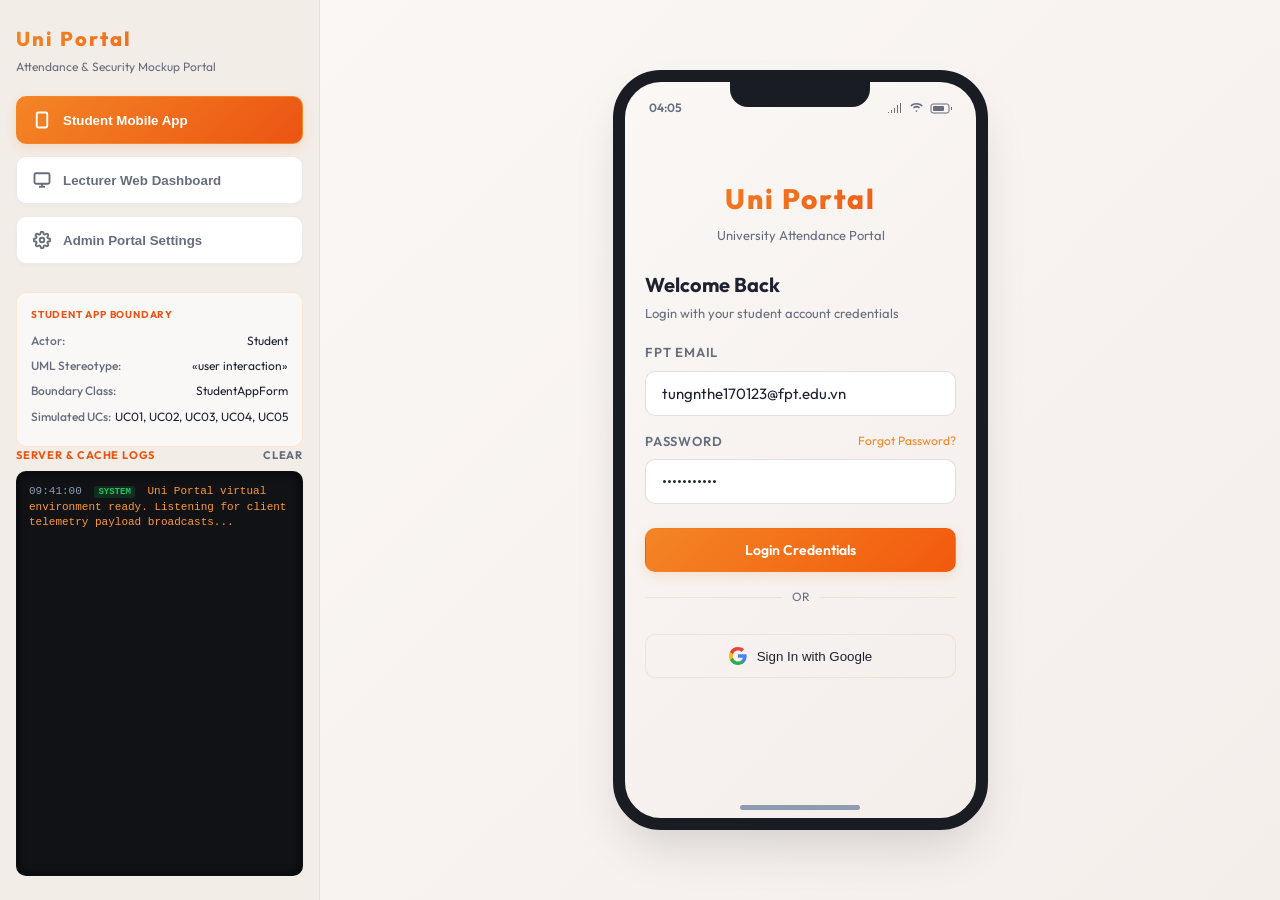
<file: Mockup/index.html>
<!DOCTYPE html>
<html lang="en">
<head>
  <meta charset="UTF-8">
  <meta name="viewport" content="width=device-width, initial-scale=1.0">
  <title>Uni Portal Mockup Console</title>
  <link rel="stylesheet" href="shared.css">
  <style>
    body {
      background-color: var(--bg-dark);
      padding: 0;
      margin: 0;
      height: 100vh;
      display: flex;
      overflow: hidden;
    }

    /* Console Grid Shell */
    .console-shell {
      display: grid;
      grid-template-columns: 320px 1fr;
      width: 100vw;
      height: 100vh;
    }

    /* Control Panel Sidebar - Styled for Soft Orange Light Theme */
    .control-sidebar {
      background: hsl(28, 30%, 93%);
      border-right: 1px solid var(--border-glass);
      padding: 24px 16px;
      display: flex;
      flex-direction: column;
      height: 100%;
      overflow-y: auto;
    }

    .brand-title {
      font-size: 20px;
      font-weight: 800;
      background: linear-gradient(135deg, var(--primary), var(--secondary));
      -webkit-background-clip: text;
      -webkit-text-fill-color: transparent;
      letter-spacing: 2px;
      margin-bottom: 4px;
    }

    .role-btn {
      width: 100%;
      padding: 14px 16px;
      background: #ffffff;
      border: 1px solid rgba(0, 0, 0, 0.08);
      border-radius: var(--radius-md);
      color: var(--text-muted);
      text-align: left;
      font-weight: 600;
      cursor: pointer;
      transition: var(--transition);
      margin-bottom: 12px;
      display: flex;
      align-items: center;
      gap: 12px;
      box-shadow: 0 2px 4px rgba(0, 0, 0, 0.02);
    }
    .role-btn:hover {
      border-color: var(--primary);
      color: var(--text-main);
      background: hsla(28, 90%, 55%, 0.05);
    }
    .role-btn.active {
      color: #ffffff;
      background: linear-gradient(135deg, var(--primary), var(--secondary));
      border-color: var(--primary);
      box-shadow: 0 4px 12px var(--primary-glow);
    }

    /* Meta Info display */
    .meta-box {
      margin-top: 16px;
      padding: 14px;
      background: rgba(255, 255, 255, 0.6);
      border: 1px solid var(--border-glass);
      border-radius: var(--radius-md);
      font-size: 12px;
      line-height: 1.6;
    }

    .meta-title {
      font-size: 10px;
      text-transform: uppercase;
      font-weight: 700;
      letter-spacing: 0.8px;
      color: var(--secondary);
      margin-bottom: 8px;
    }

    .meta-list {
      list-style-type: none;
      padding: 0;
      margin: 0;
    }
    
    .meta-list li {
      margin-bottom: 6px;
      display: flex;
      justify-content: space-between;
    }
    
    .meta-list li span {
      color: var(--text-muted);
      font-weight: 500;
    }

    /* Under-the-hood System Logs Logger */
    .logs-panel {
      margin-top: auto;
      flex: 1;
      display: flex;
      flex-direction: column;
      min-height: 220px;
    }

    .logs-header {
      font-size: 11px;
      font-weight: 700;
      text-transform: uppercase;
      letter-spacing: 0.8px;
      color: var(--secondary);
      margin-bottom: 8px;
      display: flex;
      justify-content: space-between;
      align-items: center;
    }

    .logs-container {
      flex: 1;
      background: #111216;
      border: 1px solid rgba(0, 0, 0, 0.15);
      border-radius: var(--radius-md);
      padding: 12px;
      font-family: 'Courier New', Courier, monospace;
      font-size: 11px;
      color: #ff9933;
      overflow-y: auto;
      height: 180px;
      box-shadow: inset 0 0 10px rgba(0,0,0,0.8);
    }

    .log-line {
      margin-bottom: 6px;
      line-height: 1.4;
      animation: logFade 0.2s ease-out forwards;
    }

    .log-line span.time {
      color: #8f9bb3;
      margin-right: 6px;
    }

    .log-line span.tag {
      padding: 1px 4px;
      border-radius: 3px;
      font-size: 9px;
      font-weight: bold;
      margin-right: 6px;
      text-transform: uppercase;
    }

    .log-line span.tag.student { background: hsla(28, 90%, 55%, 0.2); color: hsl(28, 90%, 75%); }
    .log-line span.tag.lecturer { background: hsla(18, 85%, 50%, 0.2); color: hsl(18, 85%, 75%); }
    .log-line span.tag.admin { background: hsla(200, 80%, 45%, 0.2); color: hsl(200, 80%, 75%); }
    .log-line span.tag.system { background: hsla(145, 80%, 35%, 0.2); color: #22c55e; }

    @keyframes logFade {
      from { opacity: 0; transform: translateX(-5px); }
      to { opacity: 1; transform: translateX(0); }
    }

    /* Right Viewport */
    .iframe-viewport {
      width: 100%;
      height: 100%;
      border: none;
      background: var(--bg-dark);
    }
  </style>
</head>
<body>

  <div class="console-shell">
    
    <!-- LEFT SIDEBAR -->
    <div class="control-sidebar">
      <div style="margin-bottom: 20px;">
        <h1 class="brand-title">Uni Portal</h1>
        <p style="color: var(--text-muted); font-size: 12px;">Attendance & Security Mockup Portal</p>
      </div>

      <!-- Switch buttons -->
      <button class="role-btn active" onclick="loadMockup('student.html', this, 'student')">
        <!-- Phone icon SVG -->
        <svg width="18" height="18" fill="none" stroke="currentColor" stroke-width="2.5" viewBox="0 0 24 24"><rect x="5" y="2" width="14" height="20" rx="2"/><line x1="12" y1="18" x2="12.01" y2="18"/></svg>
        Student Mobile App
      </button>
      
      <button class="role-btn" onclick="loadMockup('lecturer.html', this, 'lecturer')">
        <!-- Desk icon SVG -->
        <svg width="18" height="18" fill="none" stroke="currentColor" stroke-width="2.5" viewBox="0 0 24 24"><rect x="2" y="3" width="20" height="14" rx="2" ry="2"/><line x1="8" y1="21" x2="16" y2="21"/><line x1="12" y1="17" x2="12" y2="21"/></svg>
        Lecturer Web Dashboard
      </button>
      
      <button class="role-btn" onclick="loadMockup('admin.html', this, 'admin')">
        <!-- Admin Settings SVG -->
        <svg width="18" height="18" fill="none" stroke="currentColor" stroke-width="2.5" viewBox="0 0 24 24"><circle cx="12" cy="12" r="3"/><path d="M19.4 15a1.65 1.65 0 0 0 .33 1.82l.06.06a2 2 0 1 1-2.83 2.83l-.06-.06a1.65 1.65 0 0 0-1.82-.33 1.65 1.65 0 0 0-1 1.51V21a2 2 0 0 1-4 0v-.09A1.65 1.65 0 0 0 9 19.4a1.65 1.65 0 0 0-1.82.33l-.06.06a2 2 0 1 1-2.83-2.83l.06-.06a1.65 1.65 0 0 0 .33-1.82 1.65 1.65 0 0 0-1.51-1H3a2 2 0 0 1 0-4h.09A1.65 1.65 0 0 0 4.6 9a1.65 1.65 0 0 0-.33-1.82l-.06-.06a2 2 0 1 1 2.83-2.83l.06.06a1.65 1.65 0 0 0 1.82.33H9a1.65 1.65 0 0 0 1-1.51V3a2 2 0 0 1 4 0v.09a1.65 1.65 0 0 0 1 1.51 1.65 1.65 0 0 0 1.82-.33l.06-.06a2 2 0 1 1 2.83 2.83l-.06.06a1.65 1.65 0 0 0-.33 1.82V9a1.65 1.65 0 0 0 1.51 1H21a2 2 0 0 1 0 4h-.09a1.65 1.65 0 0 0-1.51 1z"/></svg>
        Admin Portal Settings
      </button>

      <!-- METADATA PANEL -->
      <div class="meta-box" id="metadata-box">
        <div class="meta-title" id="meta-view-title">Student App Boundary</div>
        <ul class="meta-list" id="meta-view-details">
          <li><span>Actor:</span> Student</li>
          <li><span>UML Stereotype:</span> «user interaction»</li>
          <li><span>Boundary Class:</span> StudentAppForm</li>
          <li><span>Simulated UCs:</span> UC01, UC02, UC03, UC04, UC05</li>
        </ul>
      </div>

      <!-- SYSTEM LOG PANEL -->
      <div class="logs-panel">
        <div class="logs-header">
          <span>Server & Cache Logs</span>
          <span style="cursor: pointer; color: var(--text-muted);" onclick="clearLogs()">Clear</span>
        </div>
        <div class="logs-container" id="logs-terminal">
          <div class="log-line">
            <span class="time">09:41:00</span>
            <span class="tag system">system</span>
            <span>Uni Portal virtual environment ready. Listening for client telemetry payload broadcasts...</span>
          </div>
        </div>
      </div>
    </div>

    <!-- RIGHT IFRAME VIEWPORT -->
    <div style="height: 100vh; overflow: hidden; position: relative;">
      <iframe class="iframe-viewport" id="viewport-iframe" src="student.html"></iframe>
    </div>

  </div>

  <script>
    const iframe = document.getElementById('viewport-iframe');
    const logsTerminal = document.getElementById('logs-terminal');
    const metaTitle = document.getElementById('meta-view-title');
    const metaDetails = document.getElementById('meta-view-details');

    const metaDataMap = {
      student: {
        title: "Student Mobile Boundary",
        items: [
          { label: "Actor", val: "Student («external user»)" },
          { label: "UML Stereotype", val: "«user interaction» StudentAppForm" },
          { label: "Hardware Access", val: "Camera, GPS, Wi-Fi Local SSID" },
          { label: "Simulated UCs", val: "UC01, UC02, UC03, UC04, UC05" }
        ]
      },
      lecturer: {
        title: "Lecturer Web Boundary",
        items: [
          { label: "Actor", val: "Lecturer («external user»)" },
          { label: "UML Stereotype", val: "«user interaction» LecturerWebPortal" },
          { label: "Sockets Broker", val: "SignalR (AttendanceHub)" },
          { label: "Simulated UCs", val: "UC06, UC07, UC08, UC09" }
        ]
      },
      admin: {
        title: "Admin System Boundary",
        items: [
          { label: "Actor", val: "Admin System Configurator" },
          { label: "UML Stereotype", val: "«user interaction» AdminWebPortal" },
          { label: "Persistent Schema", val: "PostgreSQL Database Layer" },
          { label: "Simulated UCs", val: "UC10, UC11" }
        ]
      }
    };

    // Load Mockup Page
    window.loadMockup = function(src, btn, roleKey) {
      // Toggle button classes
      document.querySelectorAll('.role-btn').forEach(b => b.classList.remove('active'));
      btn.classList.add('active');

      // Update iframe source
      iframe.src = src;

      // Update Metadata
      const meta = metaDataMap[roleKey];
      metaTitle.innerText = meta.title;
      
      let html = "";
      meta.items.forEach(item => {
        html += `<li><span>${item.label}:</span> ${item.val}</li>`;
      });
      metaDetails.innerHTML = html;

      appendLog('system', `Loaded mockup view: ${src}`);
    };

    // Append Logs to Terminal
    function appendLog(source, message) {
      const now = new Date();
      const timeStr = now.toLocaleTimeString();

      const logLine = document.createElement('div');
      logLine.className = 'log-line';
      
      let sourceClass = 'system';
      if (source === 'student_app') sourceClass = 'student';
      if (source === 'lecturer_portal') sourceClass = 'lecturer';
      if (source === 'admin_portal') sourceClass = 'admin';

      logLine.innerHTML = `
        <span class="time">${timeStr}</span>
        <span class="tag ${sourceClass}">${source.replace('_', ' ')}</span>
        <span>${message}</span>
      `;

      logsTerminal.appendChild(logLine);
      
      // Auto Scroll
      logsTerminal.scrollTop = logsTerminal.scrollHeight;
    }

    window.clearLogs = function() {
      logsTerminal.innerHTML = `
        <div class="log-line">
          <span class="time">${new Date().toLocaleTimeString()}</span>
          <span class="tag system">system</span>
          <span>Log console cleared.</span>
        </div>
      `;
    };

    // Message Hub - Intercepting postMessages from mockups and routing them
    window.addEventListener('message', (event) => {
      const data = event.data;
      if (!data || !data.source) return;

      // Log the event inside the console logger
      appendLog(data.source, `${data.action.bold ? data.action.bold() : data.action}: ${data.description || data.details || ''}`);

      // SIGNALR WEBSOCKET BRIDGE ROUTING:
      // 1. If lecturer updates the dynamic PIN, sync it to the student frame (if open)
      if (data.source === 'lecturer_portal' && data.action === 'PIN_UPDATE') {
        // Find if student iframe is in DOM and active, forward PIN update
        try {
          iframe.contentWindow.postMessage(data, '*');
        } catch(e) {
          console.error("Failed to route message to iframe:", e);
        }
      }

      // 2. If student submits checkin, forward it to lecturer portal so stats and grid update
      if (data.source === 'student_app' && data.action === 'DB_SUBMIT') {
        try {
          // If we are currently showing the lecturer mockup, the database insert propagates directly
          iframe.contentWindow.postMessage(data, '*');
          appendLog('system', `SignalR: Broadcasted check-in event from ${data.studentId} to Lecturer Monitor Hub`);
        } catch (e) {
          console.error("Failed to route student check-in to lecturer frame:", e);
        }
      }
    });

    // Helper formatting helper
    String.prototype.bold = function() {
      return `<strong>${this}</strong>`;
    };
  </script>
</body>
</html>
</file>
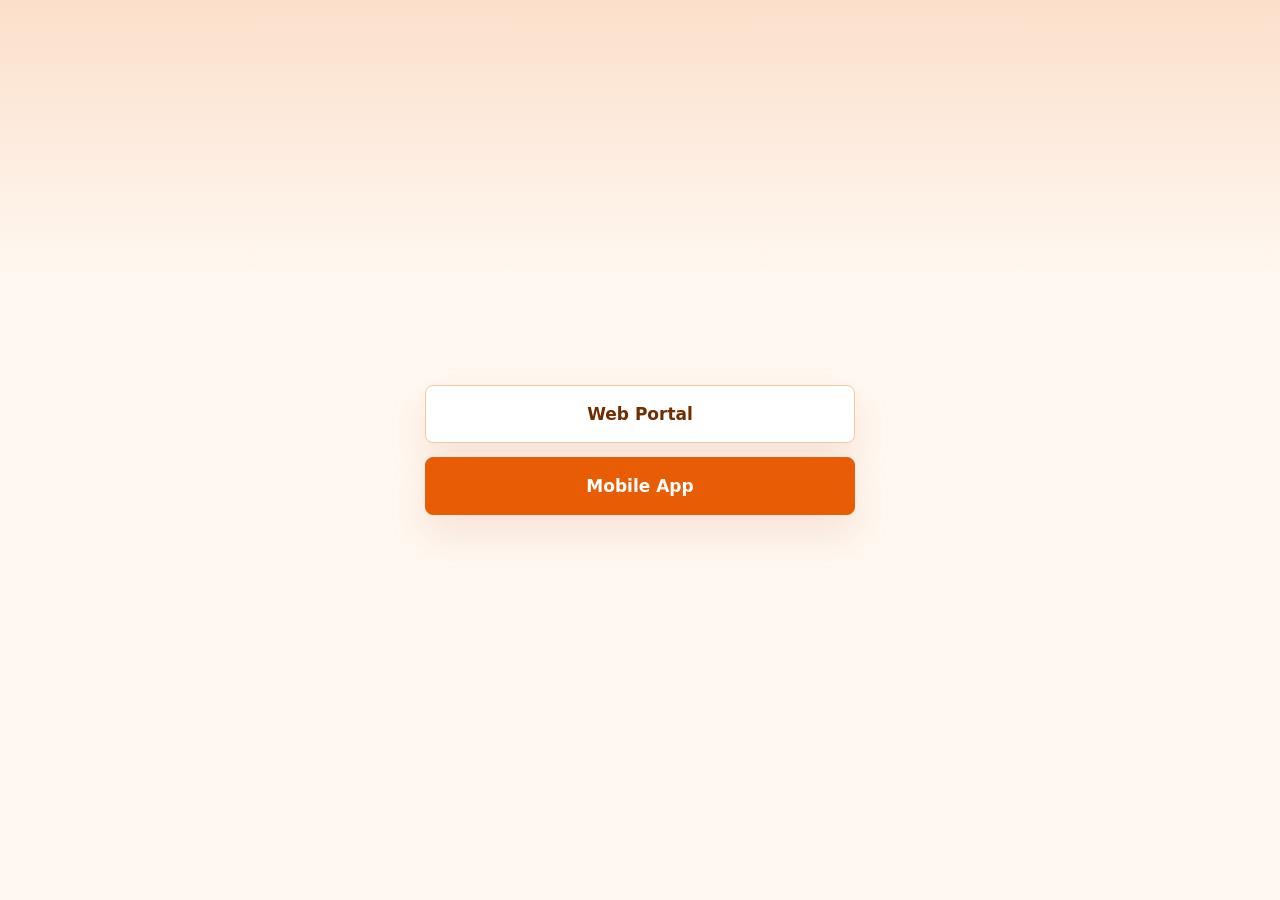
<file: src/index.html>
<!doctype html>
<html lang="en">
  <head>
    <meta charset="UTF-8" />
    <meta name="viewport" content="width=device-width, initial-scale=1.0" />
    <title>AFAS</title>
    <link rel="icon" type="image/png" href="./static/favicon.png" />
    <link rel="stylesheet" href="./styles.css" />
  </head>
  <body class="entry-body">
    <main class="entry-panel" aria-label="Choose application">
      <a class="entry-button" href="./web-portal.html">Web Portal</a>
      <a class="entry-button entry-button-dark" href="./student.html">Mobile App</a>
    </main>
  </body>
</html>
</file>
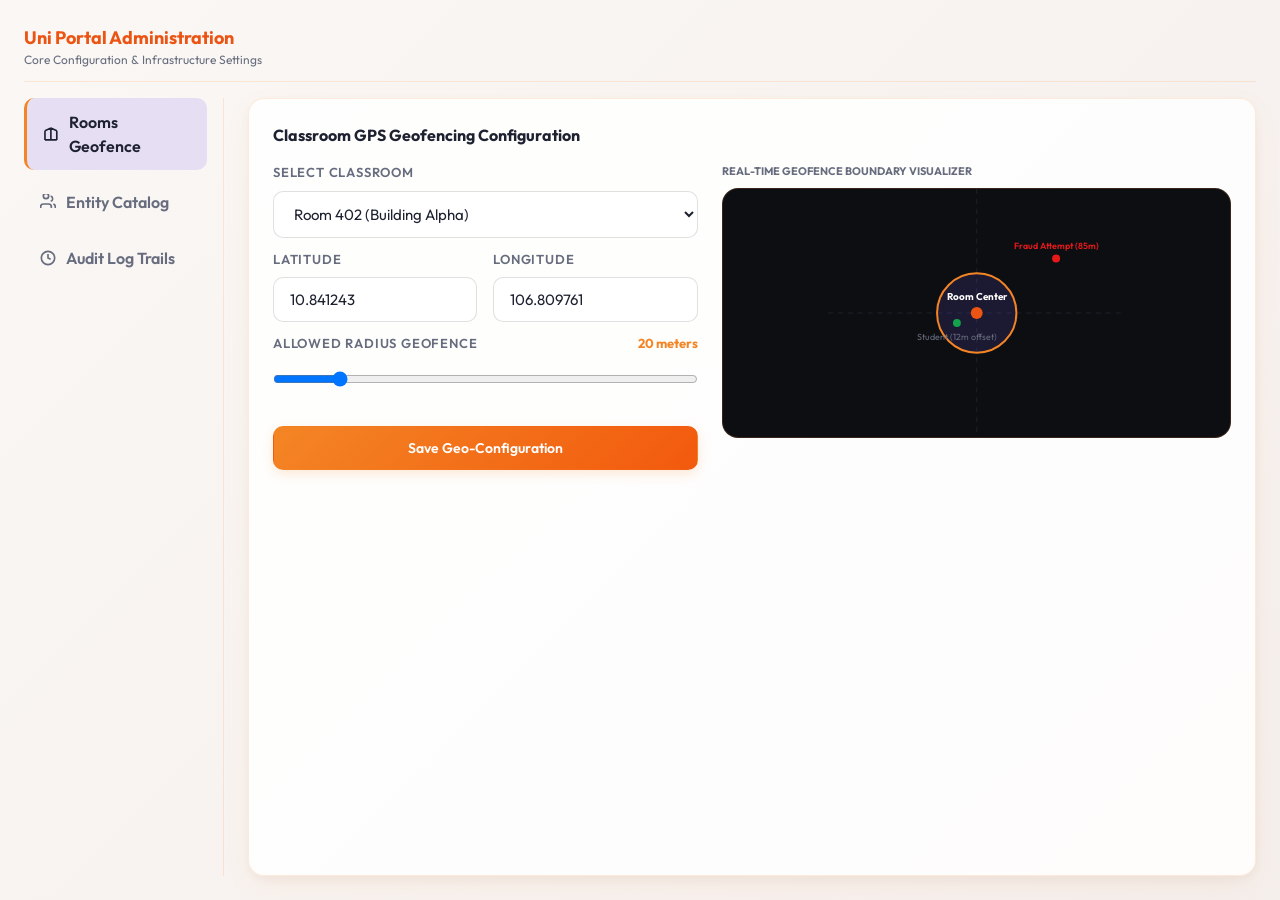
<file: Mockup/admin.html>
<!DOCTYPE html>
<html lang="en">
<head>
  <meta charset="UTF-8">
  <meta name="viewport" content="width=device-width, initial-scale=1.0">
  <title>Admin Portal - Uni Portal</title>
  <link rel="stylesheet" href="shared.css">
  <style>
    body {
      background-color: var(--bg-dark);
      padding: 24px;
      min-height: 100vh;
      display: flex;
      flex-direction: column;
    }

    .admin-container {
      display: grid;
      grid-template-columns: 200px 1fr;
      gap: 24px;
      flex: 1;
    }

    .sidebar-menu {
      display: flex;
      flex-direction: column;
      gap: 8px;
      border-right: 1px solid var(--border-glass);
      padding-right: 16px;
    }

    .menu-item {
      padding: 12px 16px;
      border-radius: var(--radius-md);
      cursor: pointer;
      font-weight: 600;
      color: var(--text-muted);
      transition: var(--transition);
      display: flex;
      align-items: center;
      gap: 10px;
    }
    .menu-item:hover, .menu-item.active {
      color: var(--text-main);
      background: hsla(250, 85%, 65%, 0.15);
      border-left: 3px solid var(--primary);
    }

    .admin-content {
      background: var(--bg-card);
      border: 1px solid var(--border-glass);
      border-radius: var(--radius-lg);
      padding: 24px;
      min-height: 540px;
      box-shadow: var(--shadow-glow);
    }

    .admin-tab {
      display: none;
      animation: tabFadeIn 0.3s ease-out forwards;
    }
    .admin-tab.active {
      display: block;
    }

    @keyframes tabFadeIn {
      from { opacity: 0; transform: translateY(8px); }
      to { opacity: 1; transform: translateY(0); }
    }

    /* SVG Map Visualizer */
    .map-simulator {
      width: 100%;
      height: 250px;
      background: #0d0e12;
      border-radius: var(--radius-lg);
      border: 1px solid var(--border-glass);
      position: relative;
      overflow: hidden;
    }

    /* Subtabs inside Catalog */
    .subtabs {
      display: flex;
      gap: 12px;
      margin-bottom: 20px;
      border-bottom: 1px solid var(--border-glass);
      padding-bottom: 8px;
    }

    .subtab {
      font-size: 13px;
      font-weight: 600;
      color: var(--text-muted);
      cursor: pointer;
      padding: 6px 12px;
      border-bottom: 2px solid transparent;
      transition: var(--transition);
    }
    .subtab.active {
      color: var(--secondary);
      border-bottom-color: var(--secondary);
    }

    table {
      width: 100%;
      border-collapse: collapse;
    }

    th {
      padding: 10px 14px;
      font-size: 11px;
      text-transform: uppercase;
      color: var(--text-muted);
      text-align: left;
      border-bottom: 2px solid var(--border-glass);
    }

    td {
      padding: 12px 14px;
      font-size: 13px;
      border-bottom: 1px solid var(--border-glass);
    }

    tr:hover td {
      background: hsla(225, 20%, 30%, 0.05);
    }
  </style>
</head>
<body>

  <div class="dashboard-header" style="margin-bottom: 16px; border-bottom: 1px solid var(--border-glass); padding-bottom: 12px;">
    <div>
      <h1 style="font-size: 18px; font-weight: 700; color: var(--secondary);">Uni Portal Administration</h1>
      <p style="color: var(--text-muted); font-size: 12px;">Core Configuration & Infrastructure Settings</p>
    </div>
  </div>

  <div class="admin-container">
    
    <!-- Left Navigation -->
    <div class="sidebar-menu">
      <div class="menu-item active" onclick="switchTab('rooms')" id="menu-rooms">
        <!-- Room Icon -->
        <svg width="16" height="16" fill="none" stroke="currentColor" stroke-width="2.5" viewBox="0 0 24 24"><path d="M3 21h18M3 7v14M21 7v14M12 3L3 7M12 3l9 4M12 3v18"/></svg>
        Rooms Geofence
      </div>
      <div class="menu-item" onclick="switchTab('catalog')" id="menu-catalog">
        <!-- Roster Icon -->
        <svg width="16" height="16" fill="none" stroke="currentColor" stroke-width="2.5" viewBox="0 0 24 24"><path d="M17 21v-2a4 4 0 0 0-4-4H5a4 4 0 0 0-4 4v2M9 7a4 4 0 1 0 0-8 4 4 0 0 0 0 8zm14 14v-2a4 4 0 0 0-3-3.87M16 3.13a4 4 0 0 1 0 7.75"/></svg>
        Entity Catalog
      </div>
      <div class="menu-item" onclick="switchTab('logs')" id="menu-logs">
        <!-- Audit Icon -->
        <svg width="16" height="16" fill="none" stroke="currentColor" stroke-width="2.5" viewBox="0 0 24 24"><path d="M12 22c5.523 0 10-4.477 10-10S17.523 2 12 2 2 6.477 2 12s4.477 10 10 10zM12 6v6l4 2"/></svg>
        Audit Log Trails
      </div>
    </div>

    <!-- Main Content Area -->
    <div class="admin-content">

      <!-- TAB 1: GEOFENCE ROOMS -->
      <div class="admin-tab active" id="tab-rooms">
        <h2 style="font-size: 16px; font-weight: 700; margin-bottom: 16px;">Classroom GPS Geofencing Configuration</h2>
        
        <div style="display: grid; grid-template-columns: 1fr 1.2fr; gap: 24px;">
          <!-- Config Inputs -->
          <div>
            <div style="margin-bottom: 12px;">
              <label for="select-room">Select Classroom</label>
              <select id="select-room">
                <option value="R402" selected>Room 402 (Building Alpha)</option>
                <option value="R305">Room 305 (Building Beta)</option>
                <option value="R101">Room 101 (Building Gamma)</option>
              </select>
            </div>

            <div class="grid-cols-2" style="margin-bottom: 12px;">
              <div>
                <label for="input-lat">Latitude</label>
                <input type="number" id="input-lat" step="0.000001" value="10.841243">
              </div>
              <div>
                <label for="input-long">Longitude</label>
                <input type="number" id="input-long" step="0.000001" value="106.809761">
              </div>
            </div>

            <div style="margin-bottom: 20px;">
              <div class="flex-between" style="margin-bottom: 4px;">
                <label style="margin-bottom: 0;">Allowed Radius Geofence</label>
                <span id="radius-val" style="font-size: 13px; font-weight: 700; color: var(--primary);">20 meters</span>
              </div>
              <input type="range" id="input-radius-slider" min="10" max="100" value="20" step="5">
            </div>

            <button class="btn btn-primary" id="btn-save-geofence" style="width: 100%;">
              Save Geo-Configuration
            </button>
          </div>

          <!-- Interactive SVG visual map -->
          <div>
            <div style="font-size: 11px; text-transform: uppercase; color: var(--text-muted); font-weight: 700; margin-bottom: 8px;">
              Real-time Geofence Boundary Visualizer
            </div>
            
            <div class="map-simulator">
              <!-- SVG Map Rendering -->
              <svg width="100%" height="100%" viewBox="0 0 300 250">
                <!-- Grid background lines -->
                <line x1="0" y1="125" x2="300" y2="125" stroke="#1d222e" stroke-dasharray="5,5"/>
                <line x1="150" y1="0" x2="150" y2="250" stroke="#1d222e" stroke-dasharray="5,5"/>
                
                <!-- Allowed Geofence Circle -->
                <circle cx="150" cy="125" r="40" fill="hsla(250, 85%, 65%, 0.15)" stroke="var(--primary)" stroke-width="2" id="svg-geofence-circle"/>
                
                <!-- Center Node (Room Router) -->
                <circle cx="150" cy="125" r="6" fill="var(--secondary)"/>
                <text x="150" y="112" fill="#fff" font-size="10" font-weight="700" text-anchor="middle">Room Center</text>

                <!-- Student Node A (Inside Geofence) -->
                <circle cx="130" cy="135" r="4" fill="var(--success)"/>
                <text x="130" y="152" fill="var(--text-muted)" font-size="9" text-anchor="middle">Student (12m offset)</text>

                <!-- Student Node B (Outside Geofence) -->
                <circle cx="230" cy="70" r="4" fill="var(--alert)"/>
                <text x="230" y="60" fill="var(--alert)" font-size="9" font-weight="600" text-anchor="middle">Fraud Attempt (85m)</text>
              </svg>
            </div>
          </div>
        </div>
      </div>

      <!-- TAB 2: ENTITY CATALOG -->
      <div class="admin-tab" id="tab-catalog">
        <div class="subtabs">
          <div class="subtab active" onclick="switchCatalogTab('students')" id="subtab-students">Students</div>
          <div class="subtab" onclick="switchCatalogTab('lecturers')" id="subtab-lecturers">Lecturers</div>
          <div class="subtab" onclick="switchCatalogTab('subjects')" id="subtab-subjects">Subjects</div>
        </div>

        <!-- Catalog Sections -->
        <div id="catalog-students" class="catalog-section">
          <div class="flex-between" style="margin-bottom: 12px;">
            <h3 style="font-size: 14px; font-weight: 700;">Active Student Device Mappings</h3>
            <button class="btn btn-secondary" style="padding: 6px 12px; font-size: 12px;" onclick="alert('Student catalog CSV roster uploading simulated!')">
              Upload CSV Roster
            </button>
          </div>
          <table>
            <thead>
              <tr>
                <th>Student ID</th>
                <th>Full Name</th>
                <th>FPT Email</th>
                <th>Device UUID</th>
                <th>Action</th>
              </tr>
            </thead>
            <tbody>
              <tr>
                <td style="font-weight: 600;">HE170123</td>
                <td>Nguyen Thanh Tung</td>
                <td>tungnthe170123@fpt.edu.vn</td>
                <td style="font-family: monospace; font-size:11px;" id="val-bind-uuid">UUID-MOBILE-8A2D5C4</td>
                <td>
                  <button class="btn btn-danger" style="padding: 4px 8px; font-size: 11px;" id="btn-clear-bind">
                    Clear Binding
                  </button>
                </td>
              </tr>
              <tr>
                <td style="font-weight: 600;">HE170564</td>
                <td>Le Hoang Anh</td>
                <td>anhlhhe170564@fpt.edu.vn</td>
                <td style="font-family: monospace; font-size:11px; color:var(--text-muted);">Unbound</td>
                <td>
                  <button class="btn btn-secondary" style="padding: 4px 8px; font-size: 11px;" disabled>
                    No Binding
                  </button>
                </td>
              </tr>
              <tr>
                <td style="font-weight: 600;">HE171243</td>
                <td>Tran Minh Tri</td>
                <td>tritmhe171243@fpt.edu.vn</td>
                <td style="font-family: monospace; font-size:11px;">UUID-MOBILE-F3E481D</td>
                <td>
                  <button class="btn btn-danger" style="padding: 4px 8px; font-size: 11px;" onclick="clearOtherBind(this, 'HE171243')">
                    Clear Binding
                  </button>
                </td>
              </tr>
            </tbody>
          </table>
        </div>

        <div id="catalog-lecturers" class="catalog-section" style="display: none;">
          <h3 style="font-size: 14px; font-weight: 700; margin-bottom: 12px;">Lecturer Faculty Assignments</h3>
          <table>
            <thead>
              <tr>
                <th>Lecturer ID</th>
                <th>Full Name</th>
                <th>FPT Email</th>
                <th>Department</th>
              </tr>
            </thead>
            <tbody>
              <tr>
                <td style="font-weight: 600;">GV0012</td>
                <td>Dr. Hassan Gomaa</td>
                <td>gomaah@fpt.edu.vn</td>
                <td>Software Engineering</td>
              </tr>
              <tr>
                <td style="font-weight: 600;">GV0035</td>
                <td>Dr. Jack Dongarra</td>
                <td>jackd@fpt.edu.vn</td>
                <td>Distributed Systems</td>
              </tr>
            </tbody>
          </table>
        </div>

        <div id="catalog-subjects" class="catalog-section" style="display: none;">
          <h3 style="font-size: 14px; font-weight: 700; margin-bottom: 12px;">Curricular Subject Catalog</h3>
          <table>
            <thead>
              <tr>
                <th>Subject Code</th>
                <th>Subject Name</th>
                <th>Credits</th>
              </tr>
            </thead>
            <tbody>
              <tr>
                <td style="font-weight: 600;">SE302</td>
                <td>Software Architecture & Design Patterns</td>
                <td>3</td>
              </tr>
              <tr>
                <td style="font-weight: 600;">SWT301</td>
                <td>Software Testing Processes</td>
                <td>3</td>
              </tr>
              <tr>
                <td style="font-weight: 600;">PRN211</td>
                <td>Basic Cross-Platform .NET Programming</td>
                <td>3</td>
              </tr>
            </tbody>
          </table>
        </div>
      </div>

      <!-- TAB 3: AUDIT TRAIL LOGS -->
      <div class="admin-tab" id="tab-logs">
        <h2 style="font-size: 16px; font-weight: 700; margin-bottom: 12px;">Security & Transactional Audit Trails</h2>
        
        <table>
          <thead>
            <tr>
              <th>Timestamp</th>
              <th>Operator</th>
              <th>Action Category</th>
              <th>Entity Affected</th>
              <th>Audit Description</th>
            </tr>
          </thead>
          <tbody id="logs-tbody">
            <tr>
              <td style="color:var(--text-muted);">09:02:14</td>
              <td>admin@fpt.edu.vn</td>
              <td><span class="status-badge" style="background:hsla(200,80%,55%,0.15); color:var(--info);">SYSTEM_INIT</span></td>
              <td>CORE_DB</td>
              <td>PostgreSQL tables loaded, Redis cache connections online.</td>
            </tr>
            <tr>
              <td style="color:var(--text-muted);">09:05:40</td>
              <td>admin@fpt.edu.vn</td>
              <td><span class="status-badge" style="background:hsla(145,80%,45%,0.15); color:var(--success);">ROSTER_SEED</span></td>
              <td>CLASS_SECTIONS</td>
              <td>Imported roster list (35 students) into class section SE302_S2.</td>
            </tr>
            <tr>
              <td style="color:var(--text-muted);">09:15:32</td>
              <td>gomaah@fpt.edu.vn</td>
              <td><span class="status-badge" style="background:hsla(38,95%,55%,0.15); color:var(--warning);">DEVICE_CLEAR</span></td>
              <td>STUDENT:HE170321</td>
              <td>Cleared bound device UUID mapping at student request.</td>
            </tr>
          </tbody>
        </table>
      </div>

    </div>

  </div>

  <script>
    // Tab switching logic
    const tabs = {
      rooms: document.getElementById('tab-rooms'),
      catalog: document.getElementById('tab-catalog'),
      logs: document.getElementById('tab-logs')
    };

    const menuItems = {
      rooms: document.getElementById('menu-rooms'),
      catalog: document.getElementById('menu-catalog'),
      logs: document.getElementById('menu-logs')
    };

    function logEvent(action, desc) {
      window.parent.postMessage({
        source: 'admin_portal',
        action: action,
        description: desc,
        timestamp: new Date().toLocaleTimeString()
      }, '*');
    }

    window.switchTab = function(tabKey) {
      Object.keys(tabs).forEach(key => {
        if (key === tabKey) {
          tabs[key].classList.add('active');
          menuItems[key].classList.add('active');
        } else {
          tabs[key].classList.remove('active');
          menuItems[key].classList.remove('active');
        }
      });
      logEvent('TAB_SWITCH', `Admin toggled tab to: ${tabKey.toUpperCase()}`);
    };

    // Subtabs switcher inside Catalog tab
    const catalogTabs = {
      students: document.getElementById('catalog-students'),
      lecturers: document.getElementById('catalog-lecturers'),
      subjects: document.getElementById('catalog-subjects')
    };

    const subtabBtns = {
      students: document.getElementById('subtab-students'),
      lecturers: document.getElementById('subtab-lecturers'),
      subjects: document.getElementById('subtab-subjects')
    };

    window.switchCatalogTab = function(subKey) {
      Object.keys(catalogTabs).forEach(key => {
        if (key === subKey) {
          catalogTabs[key].style.display = 'block';
          subtabBtns[key].classList.add('active');
        } else {
          catalogTabs[key].style.display = 'none';
          subtabBtns[key].classList.remove('active');
        }
      });
      logEvent('CATALOG_TAB', `Viewed ${subKey.toUpperCase()} catalog database table`);
    };

    // Slider SVG Update
    const radiusSlider = document.getElementById('input-radius-slider');
    const radiusLabel = document.getElementById('radius-val');
    const svgCircle = document.getElementById('svg-geofence-circle');

    radiusSlider.addEventListener('input', () => {
      const radius = radiusSlider.value;
      radiusLabel.innerText = `${radius} meters`;
      
      // Map radius 20m -> 40px in SVG. Math: radius * 2
      svgCircle.setAttribute('r', radius * 2);
    });

    // Save configurations
    document.getElementById('btn-save-geofence').addEventListener('click', () => {
      const room = document.getElementById('select-room').value;
      const lat = document.getElementById('input-lat').value;
      const lng = document.getElementById('input-long').value;
      const radius = radiusSlider.value;

      logEvent('GEOFENCE_SAVE', `Saved room ${room} configuration. Coordinates: ${lat}, ${lng}, Radius: ${radius}m`);
      addAuditRow('GEOFENCE_UPDATE', `ROOM:${room}`, `Updated boundary parameters: Lat:${lat}, Long:${lng}, Radius:${radius}m.`);
      
      alert(`Geofencing boundary parameters for ${room} saved to database successfully.`);
    });

    // Clear binding simulator
    document.getElementById('btn-clear-bind').addEventListener('click', () => {
      document.getElementById('val-bind-uuid').innerText = "Unbound";
      document.getElementById('val-bind-uuid').style.color = "var(--text-muted)";
      document.getElementById('btn-clear-bind').disabled = true;
      document.getElementById('btn-clear-bind').innerText = "Cleared";

      logEvent('DEVICE_UNBIND', 'Administrator cleared hardware binding mapping UUID for student HE170123.');
      addAuditRow('DEVICE_UNBIND', 'STUDENT:HE170123', 'Cleared device UUID mapping from account.');
      
      alert("Hardware device UUID binding for student HE170123 cleared successfully. Student is now allowed to bind a new mobile device.");
    });

    window.clearOtherBind = function(btn, studentId) {
      const td = btn.closest('tr').querySelector('td:nth-child(4)');
      td.innerText = "Unbound";
      td.style.color = "var(--text-muted)";
      btn.disabled = true;
      btn.innerText = "Cleared";

      logEvent('DEVICE_UNBIND', `Administrator cleared hardware binding mapping UUID for student ${studentId}.`);
      addAuditRow('DEVICE_UNBIND', `STUDENT:${studentId}`, 'Cleared device UUID mapping from account.');
    };

    // Helper to add audit log rows
    const logsTbody = document.getElementById('logs-tbody');
    function addAuditRow(category, entity, desc) {
      const row = document.createElement('tr');
      const now = new Date();
      const timestamp = now.toLocaleTimeString();

      row.innerHTML = `
        <td style="color:var(--text-muted);">${timestamp}</td>
        <td>admin@fpt.edu.vn</td>
        <td><span class="status-badge" style="background:hsla(320, 80%, 60%, 0.15); color:var(--secondary);">${category}</span></td>
        <td style="font-weight:600;">${entity}</td>
        <td>${desc}</td>
      `;

      if (logsTbody.firstChild) {
        logsTbody.insertBefore(row, logsTbody.firstChild);
      } else {
        logsTbody.appendChild(row);
      }
    }
  </script>
</body>
</html>
</file>
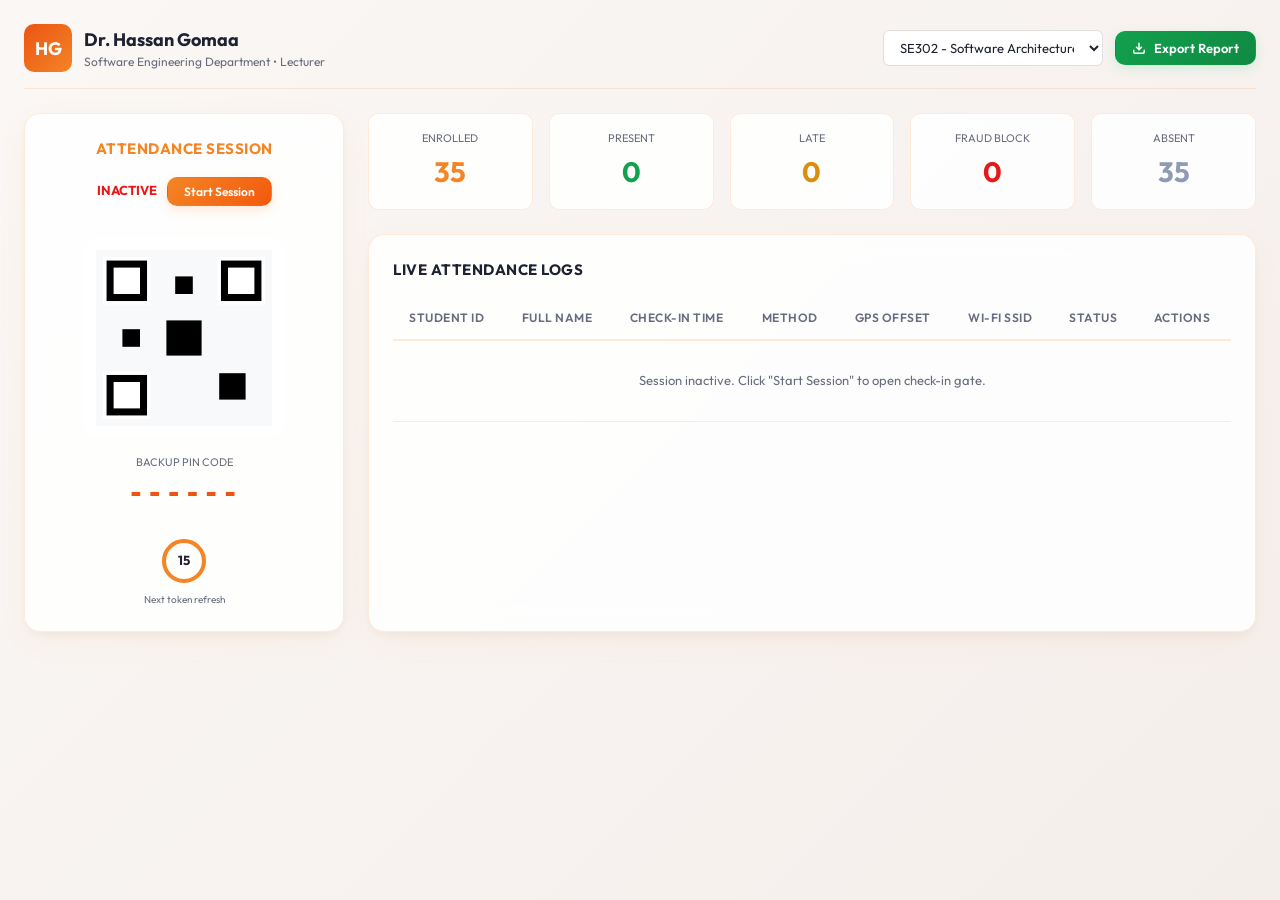
<file: Mockup/lecturer.html>
<!DOCTYPE html>
<html lang="en">
<head>
  <meta charset="UTF-8">
  <meta name="viewport" content="width=device-width, initial-scale=1.0">
  <title>Lecturer Portal - Uni Portal</title>
  <link rel="stylesheet" href="shared.css">
  <style>
    body {
      background-color: var(--bg-dark);
      padding: 24px;
      min-height: 100vh;
    }

    .dashboard-header {
      border-bottom: 1px solid var(--border-glass);
      padding-bottom: 16px;
      margin-bottom: 24px;
      display: flex;
      justify-content: space-between;
      align-items: center;
    }

    .profile-info {
      display: flex;
      align-items: center;
      gap: 12px;
    }

    .profile-avatar {
      width: 48px;
      height: 48px;
      border-radius: var(--radius-md);
      background: linear-gradient(135deg, var(--secondary), var(--primary));
      display: flex;
      justify-content: center;
      align-items: center;
      font-weight: 700;
      color: #fff;
      font-size: 18px;
    }

    /* Grid Layout */
    .dashboard-grid {
      display: grid;
      grid-template-columns: 320px 1fr;
      gap: 24px;
    }

    /* Left QR Panel */
    .qr-panel {
      display: flex;
      flex-direction: column;
      align-items: center;
      text-align: center;
    }

    .qr-container {
      width: 200px;
      height: 200px;
      background: #fff;
      border-radius: var(--radius-lg);
      padding: 12px;
      margin: 16px 0;
      display: flex;
      justify-content: center;
      align-items: center;
      position: relative;
      box-shadow: 0 0 20px rgba(255, 255, 255, 0.1);
    }

    .qr-placeholder-svg {
      width: 100%;
      height: 100%;
      color: #0d0e12;
    }

    /* Session timer progress ring */
    .timer-ring-container {
      position: relative;
      width: 50px;
      height: 50px;
      margin-top: 10px;
    }

    .timer-svg {
      transform: rotate(-90deg);
      width: 50px;
      height: 50px;
    }

    .timer-bg {
      fill: none;
      stroke: var(--border-glass);
      stroke-width: 4;
    }

    .timer-progress {
      fill: none;
      stroke: var(--primary);
      stroke-width: 4;
      stroke-linecap: round;
      stroke-dasharray: 126;
      stroke-dashoffset: 0;
      transition: stroke-dashoffset 1s linear;
    }

    .timer-text {
      position: absolute;
      top: 50%;
      left: 50%;
      transform: translate(-50%, -50%);
      font-size: 13px;
      font-weight: 700;
    }

    /* Stats Dashboard Row */
    .stats-row {
      display: grid;
      grid-template-columns: repeat(5, 1fr);
      gap: 16px;
      margin-bottom: 24px;
    }

    .stat-card {
      background: var(--bg-card);
      border: 1px solid var(--border-glass);
      border-radius: var(--radius-md);
      padding: 16px;
      text-align: center;
    }

    .stat-val {
      font-size: 28px;
      font-weight: 700;
      margin-top: 4px;
    }

    /* Table styling */
    .monitor-table-card {
      flex: 1;
      display: flex;
      flex-direction: column;
    }

    .table-container {
      overflow-x: auto;
      margin-top: 16px;
    }

    table {
      width: 100%;
      border-collapse: collapse;
      text-align: left;
    }

    th {
      padding: 12px 16px;
      color: var(--text-muted);
      font-size: 12px;
      text-transform: uppercase;
      font-weight: 600;
      letter-spacing: 0.5px;
      border-bottom: 2px solid var(--border-glass);
    }

    td {
      padding: 14px 16px;
      border-bottom: 1px solid var(--border-glass);
      font-size: 13px;
    }

    tr:hover td {
      background: hsla(225, 20%, 30%, 0.05);
    }

    /* Action Modal Wrapper */
    .modal-backdrop {
      position: fixed;
      top: 0;
      left: 0;
      right: 0;
      bottom: 0;
      background: rgba(0, 0, 0, 0.7);
      backdrop-filter: blur(4px);
      display: none;
      justify-content: center;
      align-items: center;
      z-index: 2000;
    }

    .modal-card {
      width: 420px;
      animation: modalSlideUp 0.3s cubic-bezier(0.18, 0.89, 0.32, 1.28) forwards;
    }

    @keyframes modalSlideUp {
      from { transform: translateY(30px); opacity: 0; }
      to { transform: translateY(0); opacity: 1; }
    }

    .excel-loading-bar {
      display: none;
      height: 4px;
      background: var(--border-glass);
      width: 100%;
      border-radius: 2px;
      overflow: hidden;
      margin-top: 10px;
    }

    .excel-loading-progress {
      height: 100%;
      background: var(--success);
      width: 0%;
      transition: width 0.1s linear;
    }
  </style>
</head>
<body>

  <!-- ADJUSTMENT MODAL -->
  <div class="modal-backdrop" id="adjust-modal">
    <div class="glass-card modal-card">
      <h3 style="font-size: 18px; font-weight: 700; margin-bottom: 8px;">Manual Adjustment Override</h3>
      <p style="color: var(--text-muted); font-size: 12px; margin-bottom: 20px;">
        Override attendance status for <strong id="modal-student-name">Student Name</strong> (<span id="modal-student-id">HE170000</span>).
      </p>

      <div style="margin-bottom: 16px;">
        <label for="select-status">New Attendance Status</label>
        <select id="select-status">
          <option value="Present">Present</option>
          <option value="Late">Late</option>
          <option value="Absent">Absent</option>
        </select>
      </div>

      <div style="margin-bottom: 20px;">
        <label for="adjust-reason">Justification / Audit Reason</label>
        <textarea id="adjust-reason" rows="3" placeholder="e.g. Student reported GPS signal drift inside concrete classroom structure, verified manually."></textarea>
      </div>

      <div style="display: flex; gap: 12px; justify-content: flex-end;">
        <button class="btn btn-secondary" id="btn-modal-cancel">Cancel</button>
        <button class="btn btn-primary" id="btn-modal-save">Save Adjustment</button>
      </div>
    </div>
  </div>

  <div class="dashboard-header">
    <div class="profile-info">
      <div class="profile-avatar">HG</div>
      <div>
        <h1 style="font-size: 18px; font-weight: 700;">Dr. Hassan Gomaa</h1>
        <p style="color: var(--text-muted); font-size: 12px;">Software Engineering Department • Lecturer</p>
      </div>
    </div>

    <div style="display: flex; gap: 12px; align-items: center;">
      <div style="width: 220px;">
        <select id="course-selector" style="padding: 8px 12px; font-size: 13px; border-radius: var(--radius-sm);">
          <option value="SE302">SE302 - Software Architecture</option>
          <option value="SWT301">SWT301 - Software Testing</option>
        </select>
      </div>
      <button class="btn btn-success" id="btn-export" style="padding: 8px 16px; font-size: 13px;">
        <!-- Export Icon -->
        <svg width="14" height="14" fill="none" stroke="currentColor" stroke-width="2.5" viewBox="0 0 24 24"><path d="M21 15v4a2 2 0 0 1-2 2H5a2 2 0 0 1-2-2v-4M7 10l5 5 5-5M12 15V3"/></svg>
        Export Report
      </button>
    </div>
  </div>
  
  <div class="excel-loading-bar" id="excel-progress-bar">
    <div class="excel-loading-progress" id="excel-progress-fill"></div>
  </div>

  <div class="dashboard-grid">

    <!-- LEFT SESSION PANEL -->
    <div class="glass-card qr-panel">
      <h3 style="font-size: 15px; font-weight: 700; text-transform: uppercase; letter-spacing: 0.5px; color: var(--primary);">
        Attendance Session
      </h3>
      
      <!-- Session Switch -->
      <div style="margin: 16px 0; display: flex; align-items: center; justify-content: center; gap: 10px;">
        <span id="session-status-text" class="text-alert" style="font-weight: 700; font-size: 13px;">INACTIVE</span>
        <button class="btn btn-primary" id="btn-toggle-session" style="padding: 6px 16px; font-size: 12px;">
          Start Session
        </button>
      </div>

      <!-- QR Visualizer -->
      <div class="qr-container">
        <!-- SVG Mockup representing dynamic QR -->
        <svg class="qr-placeholder-svg" id="qr-code-graphic" viewBox="0 0 100 100">
          <rect width="100" height="100" fill="#f8f9fa"/>
          <!-- Outlines of QR modules -->
          <rect x="5" y="5" width="25" height="25" fill="#000" stroke="#fff" stroke-width="2"/>
          <rect x="10" y="10" width="15" height="15" fill="#fff"/>
          <rect x="70" y="5" width="25" height="25" fill="#000" stroke="#fff" stroke-width="2"/>
          <rect x="75" y="10" width="15" height="15" fill="#fff"/>
          <rect x="5" y="70" width="25" height="25" fill="#000" stroke="#fff" stroke-width="2"/>
          <rect x="10" y="75" width="15" height="15" fill="#fff"/>
          <!-- Random tiny QR modules -->
          <rect x="40" y="40" width="20" height="20" fill="#000" id="qr-middle"/>
          <rect x="45" y="15" width="10" height="10" fill="#000"/>
          <rect x="15" y="45" width="10" height="10" fill="#000"/>
          <rect x="70" y="70" width="15" height="15" fill="#000" id="qr-bottom-right"/>
        </svg>
      </div>

      <!-- Fallsback PIN -->
      <div style="margin-bottom: 12px;">
        <span style="font-size: 11px; text-transform: uppercase; color: var(--text-muted); display: block; margin-bottom: 2px;">
          Backup PIN Code
        </span>
        <strong style="font-size: 28px; font-family: monospace; letter-spacing: 2px; color: var(--secondary);" id="label-pin">
          ------
        </strong>
      </div>

      <!-- Countdown ring -->
      <div class="timer-ring-container">
        <svg class="timer-svg">
          <circle class="timer-bg" cx="25" cy="25" r="20"/>
          <circle class="timer-progress" id="timer-progress-fill" cx="25" cy="25" r="20"/>
        </svg>
        <div class="timer-text" id="timer-countdown">15</div>
      </div>
      <p style="font-size: 10px; color: var(--text-muted); margin-top: 6px;">Next token refresh</p>
    </div>

    <!-- RIGHT MONITORING PANEL -->
    <div style="display: flex; flex-direction: column;">

      <!-- STATS DISPLAY -->
      <div class="stats-row">
        <div class="stat-card">
          <div style="font-size: 11px; color: var(--text-muted); text-transform: uppercase;">Enrolled</div>
          <div class="stat-val text-primary">35</div>
        </div>
        <div class="stat-card">
          <div style="font-size: 11px; color: var(--text-muted); text-transform: uppercase;">Present</div>
          <div class="stat-val text-success" id="count-present">0</div>
        </div>
        <div class="stat-card">
          <div style="font-size: 11px; color: var(--text-muted); text-transform: uppercase;">Late</div>
          <div class="stat-val text-warning" id="count-late">0</div>
        </div>
        <div class="stat-card">
          <div style="font-size: 11px; color: var(--text-muted); text-transform: uppercase;">Fraud Block</div>
          <div class="stat-val text-alert" id="count-fraud">0</div>
        </div>
        <div class="stat-card">
          <div style="font-size: 11px; color: var(--text-muted); text-transform: uppercase;">Absent</div>
          <div class="stat-val" style="color: #8f9bb3;" id="count-absent">35</div>
        </div>
      </div>

      <!-- MONITOR GRID -->
      <div class="glass-card monitor-table-card">
        <h3 style="font-size: 15px; font-weight: 700; text-transform: uppercase; letter-spacing: 0.5px;">
          Live Attendance Logs
        </h3>
        
        <div class="table-container">
          <table>
            <thead>
              <tr>
                <th>Student ID</th>
                <th>Full Name</th>
                <th>Check-in Time</th>
                <th>Method</th>
                <th>GPS offset</th>
                <th>Wi-Fi SSID</th>
                <th>Status</th>
                <th>Actions</th>
              </tr>
            </thead>
            <tbody id="attendance-tbody">
              <!-- Dynamically populated rows -->
              <tr id="no-attendance-row">
                <td colspan="8" style="text-align: center; color: var(--text-muted); padding: 30px;">
                  Session inactive. Click "Start Session" to open check-in gate.
                </td>
              </tr>
            </tbody>
          </table>
        </div>
      </div>

    </div>

  </div>

  <script>
    // State Variables
    let sessionActive = false;
    let timerValue = 15;
    let timerInterval = null;
    let simulatedArrivalsInterval = null;
    let currentPin = "246810";
    
    // Stats Count
    let stats = {
      present: 0,
      late: 0,
      fraud: 0,
      absent: 35
    };

    // Simulated Roster Students (for random generation)
    const mockRoster = [
      { id: "HE170564", name: "Le Hoang Anh" },
      { id: "HE171243", name: "Tran Minh Tri" },
      { id: "HE170321", name: "Pham Bao Ngoc" },
      { id: "HE170984", name: "Vo Hoang Duy" },
      { id: "HE170012", name: "Do Phuong Thao" },
      { id: "HE170756", name: "Nguyen Quoc Khanh" },
      { id: "HE170233", name: "Le Hai Nam" },
      { id: "HE170155", name: "Nguyen Hoai Thuong" },
      { id: "HE171109", name: "Dang Tuan Minh" },
      { id: "HE170432", name: "Bui Minh Duc" }
    ];

    let checkinRecords = [];

    // DOM Elements
    const btnToggle = document.getElementById('btn-toggle-session');
    const statusText = document.getElementById('session-status-text');
    const labelPin = document.getElementById('label-pin');
    const countdownText = document.getElementById('timer-countdown');
    const progressFill = document.getElementById('timer-progress-fill');
    const tbody = document.getElementById('attendance-tbody');
    const noRow = document.getElementById('no-attendance-row');
    const qrMiddle = document.getElementById('qr-middle');
    const qrBottomRight = document.getElementById('qr-bottom-right');

    const countPresent = document.getElementById('count-present');
    const countLate = document.getElementById('count-late');
    const countFraud = document.getElementById('count-fraud');
    const countAbsent = document.getElementById('count-absent');

    // Modal elements
    const adjustModal = document.getElementById('adjust-modal');
    const modalStudentName = document.getElementById('modal-student-name');
    const modalStudentId = document.getElementById('modal-student-id');
    const selectStatus = document.getElementById('select-status');
    const adjustReason = document.getElementById('adjust-reason');
    let activeAdjustRowIndex = null;

    // Logger postMessage utility
    function logEvent(action, desc) {
      window.parent.postMessage({
        source: 'lecturer_portal',
        action: action,
        description: desc,
        timestamp: new Date().toLocaleTimeString()
      }, '*');
    }

    // Toggle Session State
    btnToggle.addEventListener('click', () => {
      if (!sessionActive) {
        startSession();
      } else {
        stopSession();
      }
    });

    function startSession() {
      sessionActive = true;
      statusText.innerText = "ACTIVE";
      statusText.className = "text-success";
      btnToggle.innerText = "Stop Session";
      btnToggle.className = "btn btn-danger";
      noRow.style.display = 'none';

      logEvent('SESSION_START', 'Initialized attendance slot. Redis cache key generated (expires in 90m).');
      
      generateNewToken();
      startCountdown();
      startSimulatedArrivals();
    }

    function stopSession() {
      sessionActive = false;
      statusText.innerText = "INACTIVE";
      statusText.className = "text-alert";
      btnToggle.innerText = "Start Session";
      btnToggle.className = "btn btn-primary";
      
      logEvent('SESSION_STOP', 'Attendance session closed. Redis session tokens expired.');
      
      clearInterval(timerInterval);
      clearInterval(simulatedArrivalsInterval);
      
      labelPin.innerText = "------";
      countdownText.innerText = "15";
      progressFill.style.strokeDashoffset = 0;
    }

    // Generate Dynamic Token
    function generateNewToken() {
      // Create random 6 digit PIN
      currentPin = Math.floor(100000 + Math.random() * 900000).toString();
      labelPin.innerText = currentPin;

      // Randomize QR graphic slightly to simulate refresh
      const colors = ['#8844ee', '#ee4488', '#22c55e', '#000'];
      qrMiddle.style.fill = colors[Math.floor(Math.random() * colors.length)];
      qrBottomRight.style.fill = colors[Math.floor(Math.random() * colors.length)];

      logEvent('TOKEN_REFRESH', `SignalR broadcasted fresh token & PIN (${currentPin}) to connected clients.`);

      // Broadcast the PIN code to student.html (if open in same window context)
      window.parent.postMessage({
        source: 'lecturer_portal',
        action: 'PIN_UPDATE',
        pin: currentPin
      }, '*');
    }

    // Circular Countdown
    function startCountdown() {
      timerValue = 15;
      countdownText.innerText = timerValue;
      progressFill.style.strokeDashoffset = 0;

      clearInterval(timerInterval);
      timerInterval = setInterval(() => {
        timerValue--;
        countdownText.innerText = timerValue;

        // Circular dash offset math: perimeter = 2 * PI * r = 2 * 3.14 * 20 = 125.6
        const offset = 126 - (126 * (timerValue / 15));
        progressFill.style.strokeDashoffset = offset;

        if (timerValue <= 0) {
          generateNewToken();
          timerValue = 15;
          progressFill.style.strokeDashoffset = 0;
        }
      }, 1000);
    }

    // Simulated student attendance inserts
    function startSimulatedArrivals() {
      clearInterval(simulatedArrivalsInterval);
      simulatedArrivalsInterval = setInterval(() => {
        if (mockRoster.length === 0) return;
        
        // Randomly pick a student
        const index = Math.floor(Math.random() * mockRoster.length);
        const student = mockRoster.splice(index, 1)[0];

        // Randomize checking parameters
        const rand = Math.random();
        let status = 'Present';
        let method = 'QR';
        let gpsOffset = Math.floor(Math.random() * 8) + 'm';
        let wifi = 'FPTU_Academic';

        if (rand > 0.85) {
          status = 'Late';
          gpsOffset = Math.floor(Math.random() * 12) + 8 + 'm';
        } else if (rand > 0.7) {
          status = 'Fraud_Declined';
          gpsOffset = Math.floor(Math.random() * 80) + 40 + 'm';
          wifi = 'Home_Wifi_Guest';
        }

        const now = new Date();
        const record = {
          studentId: student.id,
          studentName: student.name,
          time: now.toLocaleTimeString(),
          method: method,
          gpsOffset: gpsOffset,
          wifi: wifi,
          status: status
        };

        addRecordToGrid(record);
      }, 6000);
    }

    function addRecordToGrid(record) {
      checkinRecords.push(record);
      
      // Update Stats
      if (record.status === 'Present') {
        stats.present++;
      } else if (record.status === 'Late') {
        stats.late++;
      } else if (record.status === 'Fraud_Declined') {
        stats.fraud++;
      }
      stats.absent = Math.max(0, 35 - stats.present - stats.late);
      updateStatsUI();

      // Append row to table
      const row = document.createElement('tr');
      row.id = `row-${record.studentId}`;
      
      const badgeClass = record.status === 'Present' ? 'present' : 
                         record.status === 'Late' ? 'late' : 'fraud';
      
      row.innerHTML = `
        <td style="font-weight: 600;">${record.studentId}</td>
        <td>${record.studentName}</td>
        <td>${record.time}</td>
        <td><span style="font-family: monospace; font-size:11px;">${record.method}</span></td>
        <td>${record.gpsOffset}</td>
        <td>${record.wifi}</td>
        <td><span class="status-badge ${badgeClass}">${record.status.replace('_', ' ')}</span></td>
        <td>
          <button class="btn btn-secondary" onclick="openAdjustmentModal('${record.studentId}', '${record.studentName}')" style="padding: 4px 8px; font-size: 11px;">
            Adjust
          </button>
        </td>
      `;
      
      // Prepend to top of table
      if (tbody.firstChild && tbody.firstChild.id !== 'no-attendance-row') {
        tbody.insertBefore(row, tbody.firstChild);
      } else {
        tbody.appendChild(row);
      }

      logEvent('CHECKIN_RECEIVED', `Check-in record for ${record.studentName} (${record.studentId}) processed as ${record.status.toUpperCase()}`);
    }

    function updateStatsUI() {
      countPresent.innerText = stats.present;
      countLate.innerText = stats.late;
      countFraud.innerText = stats.fraud;
      countAbsent.innerText = stats.absent;
    }

    // Modal Actions
    window.openAdjustmentModal = function(id, name) {
      modalStudentName.innerText = name;
      modalStudentId.innerText = id;
      
      // Pre-select current status
      const record = checkinRecords.find(r => r.studentId === id);
      selectStatus.value = record.status === 'Fraud_Declined' ? 'Absent' : record.status;
      adjustReason.value = "";
      
      adjustModal.style.display = 'flex';
      logEvent('MODAL_OPEN', `Launched manual override form for student ID: ${id}`);
    }

    document.getElementById('btn-modal-cancel').addEventListener('click', () => {
      adjustModal.style.display = 'none';
    });

    document.getElementById('btn-modal-save').addEventListener('click', () => {
      const studentId = modalStudentId.innerText;
      const newStatus = selectStatus.value;
      const reason = adjustReason.value.trim();

      if (!reason) {
        alert("Please specify adjustment justification for the system audit log.");
        return;
      }

      // Update local state record
      const record = checkinRecords.find(r => r.studentId === studentId);
      const oldStatus = record.status;
      record.status = newStatus;
      record.method = 'Manual';
      record.gpsOffset = '0m (Overridden)';
      record.wifi = 'Authorized Bypass';

      // Recalculate stats
      stats.present = checkinRecords.filter(r => r.status === 'Present').length;
      stats.late = checkinRecords.filter(r => r.status === 'Late').length;
      stats.fraud = checkinRecords.filter(r => r.status === 'Fraud_Declined').length;
      stats.absent = Math.max(0, 35 - stats.present - stats.late);
      updateStatsUI();

      // Update Row UI
      const row = document.getElementById(`row-${studentId}`);
      const badgeClass = newStatus === 'Present' ? 'present' : 
                         newStatus === 'Late' ? 'late' : 'absent';
      
      row.innerHTML = `
        <td style="font-weight: 600;">${record.studentId}</td>
        <td>${record.studentName}</td>
        <td>${record.time}</td>
        <td><span style="font-family: monospace; font-size:11px; color:var(--primary);">Manual</span></td>
        <td>${record.gpsOffset}</td>
        <td>${record.wifi}</td>
        <td><span class="status-badge ${badgeClass}">${newStatus}</span></td>
        <td>
          <button class="btn btn-secondary" onclick="openAdjustmentModal('${record.studentId}', '${record.studentName}')" style="padding: 4px 8px; font-size: 11px;" disabled>
            Adjusted
          </button>
        </td>
      `;

      adjustModal.style.display = 'none';

      logEvent('AUDIT_LOG', `Manual override: ${record.studentName} status changed from ${oldStatus.toUpperCase()} to ${newStatus.toUpperCase()}. Reason: "${reason}"`);
    });

    // Excel Export Simulation
    const btnExport = document.getElementById('btn-export');
    const progressBar = document.getElementById('excel-progress-bar');
    const progressFillBar = document.getElementById('excel-progress-fill');

    btnExport.addEventListener('click', () => {
      if (checkinRecords.length === 0) {
        alert("No attendance records in current session to export.");
        return;
      }

      progressBar.style.display = 'block';
      progressFillBar.style.width = '0%';
      btnExport.disabled = true;
      logEvent('EXPORT_START', 'Querying database. Initializing Excel XML Document generator...');

      let p = 0;
      const interval = setInterval(() => {
        p += 10;
        progressFillBar.style.width = `${p}%`;
        
        if (p >= 100) {
          clearInterval(interval);
          progressBar.style.display = 'none';
          btnExport.disabled = false;
          logEvent('EXPORT_COMPLETE', 'Roster file structured. Streamed ClosedXML spreadsheet: UniPortal_Attendance_Report_SE302.xlsx');
          alert("Excel attendance report downloaded successfully.");
        }
      }, 150);
    });

    // Listening for checkins submitted by student.html
    window.addEventListener('message', (event) => {
      if (event.data && event.data.action === 'DB_SUBMIT' && sessionActive) {
        // Build a record from incoming postMessage
        const now = new Date();
        const record = {
          studentId: event.data.studentId,
          studentName: event.data.studentName,
          time: now.toLocaleTimeString(),
          method: event.data.mode,
          gpsOffset: event.data.status === 'Fraud_Declined' ? '124m (Violation)' : '2m',
          wifi: event.data.status === 'Fraud_Declined' ? 'Home_Wifi_Guest' : 'FPTU_Academic',
          status: event.data.status
        };

        // Check if student ID already has a checkin row to prevent duplicates
        if (checkinRecords.some(r => r.studentId === record.studentId)) {
          logEvent('DB_DUPLICATE', `Blocked duplicate insert for Student ID: ${record.studentId}`);
          return;
        }

        addRecordToGrid(record);
      }
    });

  </script>
</body>
</html>
</file>
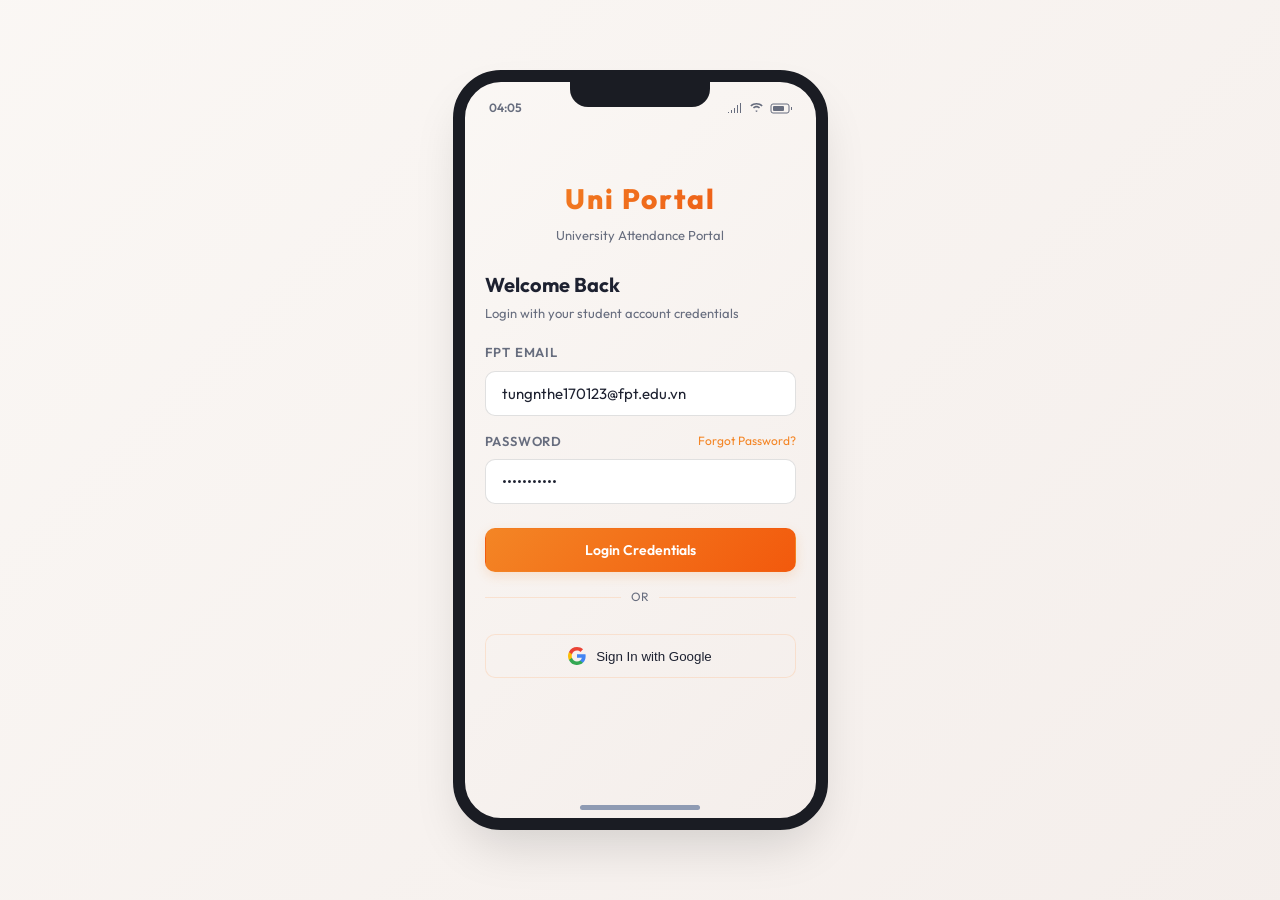
<file: Mockup/student.html>
<!DOCTYPE html>
<html lang="en">
<head>
  <meta charset="UTF-8">
  <meta name="viewport" content="width=device-width, initial-scale=1.0">
  <title>Student App - Uni Portal</title>
  <link rel="stylesheet" href="shared.css">
  <style>
    body {
      background-color: transparent;
      padding: 10px;
      display: flex;
      justify-content: center;
      align-items: center;
      min-height: 100vh;
    }

    /* iPhone Simulator Frame */
    .phone-container {
      width: 375px;
      height: 760px;
      background: linear-gradient(135deg, var(--bg-dark) 0%, hsl(20, 30%, 94%) 100%);
      border: 12px solid #2d3139;
      border-radius: 48px;
      box-shadow: 0 25px 50px -12px rgba(0, 0, 0, 0.15);
      position: relative;
      overflow: hidden;
      display: flex;
      flex-direction: column;
      border-color: #1a1c23;
    }

    /* Notch */
    .phone-notch {
      width: 140px;
      height: 25px;
      background: #1a1c23;
      position: absolute;
      top: 0;
      left: 50%;
      transform: translateX(-50%);
      border-bottom-left-radius: 18px;
      border-bottom-right-radius: 18px;
      z-index: 1000;
    }

    /* StatusBar */
    .phone-status-bar {
      height: 40px;
      padding: 12px 24px 0 24px;
      display: flex;
      justify-content: space-between;
      align-items: center;
      font-size: 12px;
      font-weight: 600;
      color: var(--text-muted);
      z-index: 999;
      background: transparent;
    }
    
    .status-right {
      display: flex;
      gap: 6px;
      align-items: center;
    }

    /* Bottom Home Bar */
    .phone-home-bar {
      width: 120px;
      height: 5px;
      background: #8f9bb3;
      border-radius: 10px;
      position: absolute;
      bottom: 8px;
      left: 50%;
      transform: translateX(-50%);
      z-index: 1000;
    }

    /* App Content */
    .phone-content {
      flex: 1;
      display: flex;
      flex-direction: column;
      padding: 16px 20px 24px 20px;
      overflow-y: auto;
      position: relative;
      margin-bottom: 12px;
    }

    .screen {
      display: none;
      flex-direction: column;
      height: 100%;
      animation: screenFadeIn 0.3s ease-out forwards;
    }

    .screen.active {
      display: flex;
    }

    @keyframes screenFadeIn {
      from { opacity: 0; transform: scale(0.98); }
      to { opacity: 1; transform: scale(1); }
    }

    /* Screen Specific UI elements */
    .logo-container {
      text-align: center;
      margin: 40px 0 24px 0;
    }

    .logo-glow {
      font-size: 28px;
      font-weight: 800;
      background: linear-gradient(135deg, var(--primary), var(--secondary));
      -webkit-background-clip: text;
      -webkit-text-fill-color: transparent;
      letter-spacing: 2px;
    }

    .oauth-btn {
      width: 100%;
      background: hsla(0, 0%, 100%, 0.05);
      border: 1px solid var(--border-glass);
      color: var(--text-main);
      display: flex;
      align-items: center;
      justify-content: center;
      gap: 10px;
      padding: 12px;
      border-radius: var(--radius-md);
      font-weight: 500;
      cursor: pointer;
      margin-top: 12px;
      transition: var(--transition);
    }
    .oauth-btn:hover {
      background: hsla(0, 0%, 100%, 0.1);
      border-color: hsla(0, 0%, 100%, 0.2);
    }

    /* OTP Inputs */
    .otp-container {
      display: flex;
      justify-content: space-between;
      gap: 8px;
      margin: 24px 0;
    }

    .otp-input {
      width: 50px;
      height: 54px;
      font-size: 24px;
      font-weight: 700;
      text-align: center;
      border-radius: var(--radius-md);
    }

    /* Student Dashboard header */
    .student-info-bar {
      display: flex;
      align-items: center;
      gap: 12px;
      margin-bottom: 20px;
    }
    
    .student-avatar {
      width: 44px;
      height: 44px;
      border-radius: 50%;
      background: linear-gradient(135deg, var(--primary), var(--secondary));
      display: flex;
      justify-content: center;
      align-items: center;
      font-weight: 700;
      color: white;
      font-size: 16px;
      border: 2px solid var(--border-glass);
    }

    /* Class Card */
    .class-card {
      background: linear-gradient(135deg, hsla(28, 90%, 55%, 0.15), hsla(18, 85%, 50%, 0.06));
      border: 1px solid rgba(251, 146, 60, 0.2);
      border-radius: var(--radius-lg);
      padding: 20px;
      margin-bottom: 20px;
      position: relative;
      overflow: hidden;
    }

    .class-card::before {
      content: '';
      position: absolute;
      top: -50%;
      right: -50%;
      width: 150px;
      height: 150px;
      background: radial-gradient(circle, var(--primary-glow) 0%, transparent 70%);
      pointer-events: none;
    }

    /* Face Scanning Frame */
    .scanner-view {
      position: relative;
      width: 100%;
      height: 280px;
      background: #0d0e12;
      border-radius: var(--radius-lg);
      overflow: hidden;
      border: 1px solid var(--border-glass);
      display: flex;
      justify-content: center;
      align-items: center;
    }

    .camera-simulation {
      width: 100%;
      height: 100%;
      object-fit: cover;
      opacity: 0.8;
      position: absolute;
      top: 0;
      left: 0;
    }

    .face-outline {
      width: 180px;
      height: 220px;
      border: 2px dashed var(--primary);
      border-radius: 50% 50% 50% 50% / 60% 60% 40% 40%;
      z-index: 10;
      position: relative;
      box-shadow: 0 0 0 9999px rgba(13, 14, 18, 0.7);
    }

    .scan-line {
      position: absolute;
      width: 100%;
      height: 2px;
      background: linear-gradient(90deg, transparent, var(--secondary), transparent);
      top: 0;
      animation: scanAnim 3s infinite linear;
      z-index: 12;
      box-shadow: 0 0 8px var(--secondary);
    }

    @keyframes scanAnim {
      0% { top: 0%; }
      50% { top: 100%; }
      100% { top: 0%; }
    }

    /* Keypad dialer */
    .pin-grid {
      display: grid;
      grid-template-columns: repeat(3, 1fr);
      gap: 16px;
      margin: 24px auto;
      max-width: 260px;
    }

    .pin-btn {
      width: 60px;
      height: 60px;
      border-radius: 50%;
      background: var(--bg-card);
      border: 1px solid var(--border-glass);
      color: var(--text-main);
      font-size: 20px;
      font-weight: 700;
      display: flex;
      justify-content: center;
      align-items: center;
      cursor: pointer;
      transition: var(--transition);
      margin: auto;
    }
    .pin-btn:hover {
      background: hsla(250, 85%, 65%, 0.2);
      border-color: var(--primary);
    }
    .pin-btn:active {
      transform: scale(0.9);
    }

    .pin-dot-container {
      display: flex;
      justify-content: center;
      gap: 14px;
      margin: 16px 0;
    }

    .pin-dot {
      width: 14px;
      height: 14px;
      border-radius: 50%;
      border: 2px solid var(--border-glass);
      transition: var(--transition);
    }

    .pin-dot.filled {
      background: var(--primary);
      border-color: var(--primary);
      box-shadow: 0 0 8px var(--primary);
    }

    /* Telemetry Settings Panel in Mockup */
    .telemetry-panel {
      margin-top: 16px;
      padding: 12px;
      border-radius: var(--radius-md);
      background: rgba(251, 146, 60, 0.06);
      border: 1px solid var(--border-glass);
    }

    .telemetry-title {
      font-size: 11px;
      text-transform: uppercase;
      letter-spacing: 1px;
      color: var(--secondary);
      font-weight: 700;
      margin-bottom: 8px;
      display: flex;
      justify-content: space-between;
    }

    .slider-container {
      margin-bottom: 8px;
    }

    .slider-label {
      display: flex;
      justify-content: space-between;
      font-size: 11px;
      color: var(--text-muted);
      margin-bottom: 2px;
    }

    .telemetry-slider {
      width: 100%;
      accent-color: var(--secondary);
      cursor: pointer;
    }

    /* History Timeline */
    .history-item {
      display: flex;
      align-items: center;
      justify-content: space-between;
      padding: 12px 14px;
      background: var(--bg-input);
      border: 1px solid var(--border-glass);
      border-radius: var(--radius-md);
      margin-bottom: 8px;
    }

    .history-meta {
      display: flex;
      flex-direction: column;
    }

    .history-subject {
      font-weight: 600;
      font-size: 13px;
    }

    .history-date {
      font-size: 11px;
      color: var(--text-muted);
    }

    /* Dynamic Island notification */
    .notification-alert {
      position: absolute;
      top: 50px;
      left: 20px;
      right: 20px;
      padding: 14px 18px;
      border-radius: var(--radius-md);
      display: none;
      align-items: center;
      gap: 12px;
      z-index: 1000;
      box-shadow: var(--shadow-glow);
      animation: slideDown 0.3s cubic-bezier(0.18, 0.89, 0.32, 1.28) forwards;
    }

    @keyframes slideDown {
      from { transform: translateY(-50px); opacity: 0; }
      to { transform: translateY(0); opacity: 1; }
    }

    .notification-alert.success {
      background: hsla(145, 80%, 45%, 0.95);
      border: 1px solid var(--success);
      color: #fff;
      display: flex;
    }

    .notification-alert.error {
      background: hsla(0, 85%, 60%, 0.95);
      border: 1px solid var(--alert);
      color: #fff;
      display: flex;
    }
  </style>
</head>
<body>

  <div class="phone-container">
    <div class="phone-notch"></div>
    
    <div class="phone-status-bar">
      <div class="status-left" id="phone-time">09:41</div>
      <div class="status-right">
        <!-- Signal SVG -->
        <svg width="17" height="11" viewBox="0 0 17 11" fill="currentColor"><path d="M2 9h1v1H2zm3-2h1v3H5zm3-2h1v5H8zm3-3h1v8h-1zm3-2h1v10h-1z"/></svg>
        <!-- Wifi SVG -->
        <svg width="15" height="11" viewBox="0 0 15 11" fill="currentColor"><path d="M7.5 1.5C9.4 1.5 11.2 2.2 12.6 3.5L13.7 2.4C12 0.8 9.8 0 7.5 0C5.2 0 3 0.8 1.3 2.4L2.4 3.5C3.8 2.2 5.6 1.5 7.5 1.5ZM7.5 4.5C8.4 4.5 9.3 4.8 10 5.4L11.1 4.3C10.1 3.2 8.8 2.7 7.5 2.7C6.2 2.7 4.9 3.2 3.9 4.3L5 5.4C5.7 4.8 6.6 4.5 7.5 4.5ZM7.5 7.5C7.9 7.5 8.3 7.6 8.7 7.9L7.5 9.1L6.3 7.9C6.7 7.6 7.1 7.5 7.5 7.5Z"/></svg>
        <!-- Battery SVG -->
        <svg width="22" height="11" viewBox="0 0 22 11" fill="currentColor"><rect x="1" y="1" width="18" height="9" rx="2" fill="none" stroke="currentColor" stroke-width="1"/><rect x="3" y="3" width="11" height="5" rx="1"/><path d="M21 4h1v3h-1z"/></svg>
      </div>
    </div>

    <!-- Live Notification Pop -->
    <div class="notification-alert" id="notification">
      <span style="font-weight: 700;" id="notif-title">Alert</span>: <span id="notif-message">Message</span>
    </div>

    <div class="phone-content">

      <!-- ============================================== -->
      <!-- SCREEN 1: LOGIN -->
      <!-- ============================================== -->
      <div class="screen active" id="screen-login">
        <div class="logo-container">
          <div class="logo-glow">Uni Portal</div>
          <p style="color: var(--text-muted); font-size: 13px; margin-top: 6px;">University Attendance Portal</p>
        </div>

        <div style="margin-bottom: 20px;">
          <h2 style="font-size: 20px; font-weight: 700; margin-bottom: 4px;">Welcome Back</h2>
          <p style="color: var(--text-muted); font-size: 13px;">Login with your student account credentials</p>
        </div>

        <div style="margin-bottom: 16px;">
          <label for="login-email">FPT Email</label>
          <input type="email" id="login-email" placeholder="tungnthe170123@fpt.edu.vn" value="tungnthe170123@fpt.edu.vn">
        </div>

        <div style="margin-bottom: 24px;">
          <div class="flex-between" style="margin-bottom: 8px;">
            <label style="margin-bottom: 0;">Password</label>
            <a href="#" style="color: var(--primary); font-size: 12px; text-decoration: none;">Forgot Password?</a>
          </div>
          <input type="password" id="login-pass" placeholder="••••••••" value="password123">
        </div>

        <button class="btn btn-primary" id="btn-login-submit" style="width: 100%; margin-bottom: 16px;">
          Login Credentials
        </button>

        <div style="display: flex; align-items: center; margin-bottom: 16px;">
          <hr style="flex: 1; border: none; border-top: 1px solid var(--border-glass);">
          <span style="padding: 0 10px; font-size: 12px; color: var(--text-muted);">OR</span>
          <hr style="flex: 1; border: none; border-top: 1px solid var(--border-glass);">
        </div>

        <button class="oauth-btn" id="btn-google-login">
          <!-- Google Icon SVG -->
          <svg width="18" height="18" viewBox="0 0 18 18"><path d="M17.64 9.2c0-.637-.057-1.251-.164-1.84H9v3.481h4.844c-.209 1.125-.843 2.078-1.796 2.717v2.258h2.908c1.702-1.567 2.684-3.874 2.684-6.615z" fill="#4285F4"/><path d="M9 18c2.43 0 4.467-.806 5.956-2.184l-2.908-2.258c-.806.54-1.837.86-3.048.86-2.344 0-4.328-1.584-5.036-3.711H.957v2.332A8.997 9.997 0 0 0 9 18z" fill="#34A853"/><path d="M3.964 10.707a5.416 5.416 0 0 1-.282-1.707c0-.596.102-1.174.282-1.707V4.961H.957A8.996 8.996 0 0 0 0 9c0 1.452.348 2.827.957 4.039l3.007-2.332z" fill="#FBBC05"/><path d="M9 3.58c1.321 0 2.508.454 3.44 1.345l2.582-2.58C13.463.806 11.426 0 9 0A8.997 8.997 0 0 0 .957 4.961L3.964 7.293C4.672 5.166 6.656 3.58 9 3.58z" fill="#EA4335"/></svg>
          Sign In with Google
        </button>
      </div>

      <!-- ============================================== -->
      <!-- SCREEN 2: DEVICE BINDING (OTP) -->
      <!-- ============================================== -->
      <div class="screen" id="screen-bind">
        <div style="margin-bottom: 24px;">
          <h2 style="font-size: 22px; font-weight: 700; margin-bottom: 8px;">Device Unbound</h2>
          <p style="color: var(--text-muted); font-size: 13px;">This device is not registered. We've sent a 6-digit verification code to your student email to bind your device.</p>
        </div>

        <div class="glass-card" style="padding: 16px; margin-bottom: 20px; text-align: center;">
          <div style="font-size: 11px; text-transform: uppercase; color: var(--secondary); font-weight: 700; margin-bottom: 4px;">Detected Device UUID</div>
          <div id="device-uuid" style="font-family: monospace; font-size: 12px; color: var(--text-main); word-break: break-all;">generating...</div>
        </div>

        <div>
          <label style="text-align: center;">Enter OTP Code</label>
          <div class="otp-container">
            <input type="text" class="otp-input" maxlength="1" value="1" autofocus>
            <input type="text" class="otp-input" maxlength="1" value="9">
            <input type="text" class="otp-input" maxlength="1" value="8">
            <input type="text" class="otp-input" maxlength="1" value="4">
            <input type="text" class="otp-input" maxlength="1" value="0">
            <input type="text" class="otp-input" maxlength="1" value="2">
          </div>
        </div>

        <button class="btn btn-primary" id="btn-bind-verify" style="width: 100%; margin-top: 16px; margin-bottom: 12px;">
          Verify & Bind Device
        </button>
        <button class="btn btn-secondary" id="btn-bind-cancel" style="width: 100%;">
          Back
        </button>
      </div>

      <!-- ============================================== -->
      <!-- SCREEN 3: HOME DASHBOARD -->
      <!-- ============================================== -->
      <div class="screen" id="screen-home">
        <div class="student-info-bar">
          <div class="student-avatar">TT</div>
          <div>
            <div style="font-weight: 700; font-size: 15px;">Nguyen Thanh Tung</div>
            <div style="font-size: 12px; color: var(--text-muted);">HE170123 • Student</div>
          </div>
        </div>

        <!-- Active Class Card -->
        <div class="class-card">
          <div style="display: flex; justify-content: space-between; align-items: flex-start; margin-bottom: 8px;">
            <div class="status-badge present" style="background: hsla(145, 80%, 45%, 0.25); color: #fff; font-size: 10px;">Session In Progress</div>
            <span style="font-size: 11px; color: var(--text-muted); font-weight: 600;">Room 402</span>
          </div>
          <h3 style="font-size: 18px; font-weight: 700; margin-bottom: 2px;">Software Architecture</h3>
          <p style="color: var(--text-muted); font-size: 12px; margin-bottom: 14px;">SE302 • Slot 2 (09:30 - 11:00)</p>
          
          <div style="display: flex; flex-direction: column; gap: 8px;">
            <button class="btn btn-primary" id="btn-goto-selfie" style="padding: 10px; width: 100%;">
              <!-- Camera Icon -->
              <svg width="16" height="16" viewBox="0 0 24 24" fill="none" stroke="currentColor" stroke-width="2.5"><path d="M23 19a2 2 0 0 1-2 2H3a2 2 0 0 1-2-2V8a2 2 0 0 1 2-2h4l2-3h6l2 3h4a2 2 0 0 1 2 2z"/><circle cx="12" cy="13" r="4"/></svg>
              Verify & Check-in
            </button>
            <button class="btn btn-secondary" id="btn-goto-pin" style="padding: 8px; font-size: 12px; width: 100%;">
              Enter Backup PIN Code
            </button>
          </div>
        </div>

        <!-- History Summary -->
        <div class="flex-between" style="margin-bottom: 12px;">
          <h4 style="font-size: 13px; font-weight: 700; text-transform: uppercase; color: var(--text-muted);">Attendance History</h4>
          <span style="font-size: 12px; color: var(--primary); font-weight: 600; cursor: pointer;" id="btn-see-history">See Calendar</span>
        </div>

        <div style="display: flex; flex-direction: column; gap: 8px;">
          <div class="history-item">
            <div class="history-meta">
              <span class="history-subject">Software Architecture (SE302)</span>
              <span class="history-date">June 9, Slot 2 • QR Scan</span>
            </div>
            <span class="status-badge present">Present</span>
          </div>
          <div class="history-item">
            <div class="history-meta">
              <span class="history-subject">Software Testing (SWT301)</span>
              <span class="history-date">June 8, Slot 1 • PIN Fallback</span>
            </div>
            <span class="status-badge late">Late</span>
          </div>
          <div class="history-item">
            <div class="history-meta">
              <span class="history-subject">Software Architecture (SE302)</span>
              <span class="history-date">June 5, Slot 2 • Simulated Mismatch</span>
            </div>
            <span class="status-badge fraud">Fraud Alert</span>
          </div>
        </div>
      </div>

      <!-- ============================================== -->
      <!-- SCREEN 4: BIOMETRIC SELFIE SCAN -->
      <!-- ============================================== -->
      <div class="screen" id="screen-selfie">
        <div style="margin-bottom: 16px;">
          <h2 style="font-size: 20px; font-weight: 700; margin-bottom: 4px;">Face Verification</h2>
          <p style="color: var(--text-muted); font-size: 12px;">Align your face in the box to authorize check-in telemetry</p>
        </div>

        <div class="scanner-view">
          <!-- Animated Face Scanner -->
          <div class="face-outline"></div>
          <div class="scan-line"></div>
          <div style="position: absolute; bottom: 16px; font-size: 12px; font-weight: 600; color: var(--primary); text-shadow: 0 2px 4px rgba(0,0,0,0.8); z-index: 15;" id="face-status">
            Positioning camera...
          </div>
        </div>

        <div style="margin-top: auto; display: flex; flex-direction: column; gap: 8px;">
          <button class="btn btn-primary" id="btn-selfie-verify" style="width: 100%;">
            Verify Face ID
          </button>
          <button class="btn btn-secondary" id="btn-selfie-cancel" style="width: 100%;">
            Cancel
          </button>
        </div>
      </div>

      <!-- ============================================== -->
      <!-- SCREEN 5: QR SCANNER & FRAUD TESTING -->
      <!-- ============================================== -->
      <div class="screen" id="screen-scanner">
        <div style="margin-bottom: 10px;">
          <h2 style="font-size: 20px; font-weight: 700; margin-bottom: 2px;">Scan QR Code</h2>
          <p style="color: var(--text-muted); font-size: 11px;">Point your camera at the lecturer's projector screen</p>
        </div>

        <div class="scanner-view" style="height: 180px;">
          <!-- Camera simulator box -->
          <div style="width: 120px; height: 120px; border: 3px solid var(--secondary); border-radius: 12px; z-index: 10; box-shadow: 0 0 16px var(--secondary-glow); position: relative;">
            <div style="position: absolute; top: -5px; left: -5px; width: 20px; height: 20px; border-top: 5px solid #fff; border-left: 5px solid #fff; border-top-left-radius: 4px;"></div>
            <div style="position: absolute; top: -5px; right: -5px; width: 20px; height: 20px; border-top: 5px solid #fff; border-right: 5px solid #fff; border-top-right-radius: 4px;"></div>
            <div style="position: absolute; bottom: -5px; left: -5px; width: 20px; height: 20px; border-bottom: 5px solid #fff; border-left: 5px solid #fff; border-bottom-left-radius: 4px;"></div>
            <div style="position: absolute; bottom: -5px; right: -5px; width: 20px; height: 20px; border-bottom: 5px solid #fff; border-right: 5px solid #fff; border-bottom-right-radius: 4px;"></div>
          </div>
          <div class="scan-line" style="animation-duration: 2s;"></div>
          <div style="position: absolute; bottom: 10px; font-size: 11px; color: var(--text-muted); z-index: 15; background: rgba(0,0,0,0.6); padding: 2px 8px; border-radius: 10px;">
            Scanning for dynamic token...
          </div>
        </div>

        <!-- Telemetry sliders for FRAUD TESTING -->
        <div class="telemetry-panel">
          <div class="telemetry-title">
            <span>Mock Client Telemetry</span>
            <span style="color: var(--primary);">Anti-Fraud Controls</span>
          </div>

          <!-- GPS Slider -->
          <div class="slider-container">
            <div class="slider-label">
              <span>GPS Geofence Offset</span>
              <span id="label-gps" style="font-weight: 700; color: var(--success);">Inside (0m)</span>
            </div>
            <input type="range" class="telemetry-slider" id="slider-gps" min="0" max="150" value="0">
          </div>

          <!-- WiFi Selector -->
          <div style="margin-bottom: 8px;">
            <label style="font-size: 11px; margin-bottom: 2px;">Connected Wi-Fi SSID</label>
            <select id="select-wifi" style="padding: 6px 12px; font-size: 12px; border-radius: var(--radius-sm);">
              <option value="FPTU_Academic" selected>FPTU_Academic (Verified School Wifi)</option>
              <option value="Home_Wifi_Guest">Home_Wifi_Guest (Mismatched Router)</option>
            </select>
          </div>

          <!-- Network IP -->
          <div>
            <label style="font-size: 11px; margin-bottom: 2px;">Local Router Network IP</label>
            <select id="select-ip" style="padding: 6px 12px; font-size: 12px; border-radius: var(--radius-sm);">
              <option value="192.168.4.15" selected>192.168.4.15 (School Class Gateway)</option>
              <option value="172.56.23.109">172.56.23.109 (Mobile Hotspot LTE)</option>
            </select>
          </div>
        </div>

        <div style="margin-top: auto; display: grid; grid-template-columns: 1fr 1fr; gap: 8px; padding-top: 10px;">
          <button class="btn btn-secondary" id="btn-scanner-cancel" style="padding: 10px;">
            Cancel
          </button>
          <button class="btn btn-primary" id="btn-scan-trigger" style="padding: 10px;">
            Trigger Scan
          </button>
        </div>
      </div>

      <!-- ============================================== -->
      <!-- SCREEN 6: PIN DIALER KEYPAD -->
      <!-- ============================================== -->
      <div class="screen" id="screen-pin">
        <div style="margin-bottom: 12px; text-align: center;">
          <h2 style="font-size: 20px; font-weight: 700; margin-bottom: 4px;">Enter PIN Code</h2>
          <p style="color: var(--text-muted); font-size: 12px;">Type the 6-digit code shown on the projector screen</p>
        </div>

        <div class="pin-dot-container">
          <div class="pin-dot" id="dot-0"></div>
          <div class="pin-dot" id="dot-1"></div>
          <div class="pin-dot" id="dot-2"></div>
          <div class="pin-dot" id="dot-3"></div>
          <div class="pin-dot" id="dot-4"></div>
          <div class="pin-dot" id="dot-5"></div>
        </div>

        <div class="pin-grid">
          <button class="pin-btn">1</button>
          <button class="pin-btn">2</button>
          <button class="pin-btn">3</button>
          <button class="pin-btn">4</button>
          <button class="pin-btn">5</button>
          <button class="pin-btn">6</button>
          <button class="pin-btn">7</button>
          <button class="pin-btn">8</button>
          <button class="pin-btn">9</button>
          <button class="pin-btn" style="visibility: hidden;"></button>
          <button class="pin-btn">0</button>
          <button class="pin-btn" id="btn-pin-back">⌫</button>
        </div>

        <div style="margin-top: auto; display: flex; flex-direction: column; gap: 8px;">
          <button class="btn btn-primary" id="btn-pin-submit" style="width: 100%;">
            Submit PIN
          </button>
          <button class="btn btn-secondary" id="btn-pin-cancel" style="width: 100%;">
            Cancel
          </button>
        </div>
      </div>

      <!-- ============================================== -->
      <!-- SCREEN 7: CALENDAR HISTORY -->
      <!-- ============================================== -->
      <div class="screen" id="screen-history">
        <div class="flex-between" style="margin-bottom: 16px;">
          <h2 style="font-size: 20px; font-weight: 700;">Roster History</h2>
          <span style="font-size: 12px; color: var(--primary); font-weight: 600; cursor: pointer;" id="btn-history-back">Done</span>
        </div>

        <div class="glass-card" style="padding: 12px; text-align: center; margin-bottom: 16px;">
          <div style="font-size: 13px; font-weight: 700; margin-bottom: 10px;">June 2026</div>
          <!-- Tiny Grid calendar mockup -->
          <div style="display: grid; grid-template-columns: repeat(7, 1fr); gap: 6px; font-size: 11px;">
            <div style="color: var(--text-muted); font-weight: 600;">S</div>
            <div style="color: var(--text-muted); font-weight: 600;">M</div>
            <div style="color: var(--text-muted); font-weight: 600;">T</div>
            <div style="color: var(--text-muted); font-weight: 600;">W</div>
            <div style="color: var(--text-muted); font-weight: 600;">T</div>
            <div style="color: var(--text-muted); font-weight: 600;">F</div>
            <div style="color: var(--text-muted); font-weight: 600;">S</div>
            
            <div style="opacity: 0.3;">31</div>
            <div>1</div>
            <div>2</div>
            <div>3</div>
            <div style="background: var(--success); color: white; border-radius: 4px;">4</div>
            <div style="background: var(--alert); color: white; border-radius: 4px;">5</div>
            <div>6</div>
            
            <div>7</div>
            <div style="background: var(--warning); color: white; border-radius: 4px;">8</div>
            <div style="background: var(--success); color: white; border-radius: 4px;">9</div>
            <div style="border: 2px solid var(--primary); border-radius: 4px; font-weight: 700;" id="cal-today">10</div>
            <div>11</div>
            <div>12</div>
            <div>13</div>
            
            <div>14</div>
            <div>15</div>
            <div>16</div>
            <div>17</div>
            <div>18</div>
            <div>19</div>
            <div>20</div>
          </div>
          <div style="display: flex; justify-content: center; gap: 10px; margin-top: 12px; font-size: 10px;">
            <div><span style="display:inline-block; width:6px; height:6px; background:var(--success); border-radius:50%;"></span> Present</div>
            <div><span style="display:inline-block; width:6px; height:6px; background:var(--warning); border-radius:50%;"></span> Late</div>
            <div><span style="display:inline-block; width:6px; height:6px; background:var(--alert); border-radius:50%;"></span> Fraud</div>
          </div>
        </div>

        <div style="overflow-y: auto; flex: 1;">
          <h4 style="font-size: 11px; text-transform: uppercase; color: var(--text-muted); margin-bottom: 8px;">Detailed Records</h4>
          <div style="display: flex; flex-direction: column; gap: 8px;" id="detailed-history-list">
            <!-- Populated via script -->
          </div>
        </div>
      </div>

    </div>
    <div class="phone-home-bar"></div>
  </div>

  <script>
    // System Local Variables
    let deviceBound = false;
    let selectedPin = "";
    let activeLecturerPin = "246810"; // Updated from lecturer.html (simulated default)
    let generatedUUID = "uuid-mobile-" + Math.random().toString(36).substring(2, 11).toUpperCase();

    // Elements
    const screens = {
      login: document.getElementById('screen-login'),
      bind: document.getElementById('screen-bind'),
      home: document.getElementById('screen-home'),
      selfie: document.getElementById('screen-selfie'),
      scanner: document.getElementById('screen-scanner'),
      pin: document.getElementById('screen-pin'),
      history: document.getElementById('screen-history')
    };

    const notification = document.getElementById('notification');
    const notifTitle = document.getElementById('notif-title');
    const notifMessage = document.getElementById('notif-message');

    // Setup Mock Clock
    function updateClock() {
      const now = new Date();
      let hours = now.getHours().toString().padStart(2, '0');
      let minutes = now.getMinutes().toString().padStart(2, '0');
      document.getElementById('phone-time').innerText = `${hours}:${minutes}`;
    }
    setInterval(updateClock, 1000);
    updateClock();

    // Show Notification Alert
    function triggerAlert(title, msg, isSuccess = true) {
      notifTitle.innerText = title;
      notifMessage.innerText = msg;
      notification.className = `notification-alert ${isSuccess ? 'success' : 'error'}`;
      notification.style.display = 'flex';
      setTimeout(() => {
        notification.style.display = 'none';
      }, 4000);
    }

    // Logger Utility (Sends message to parent shell)
    function logEvent(action, desc) {
      window.parent.postMessage({
        source: 'student_app',
        action: action,
        description: desc,
        timestamp: new Date().toLocaleTimeString()
      }, '*');
    }

    // Nav helper
    function showScreen(screenKey) {
      Object.keys(screens).forEach(key => {
        if (key === screenKey) {
          screens[key].classList.add('active');
        } else {
          screens[key].classList.remove('active');
        }
      });
      logEvent('NAVIGATION', `Opened ${screenKey.toUpperCase()} screen`);
    }

    // Screen 1: Login Interactions
    document.getElementById('btn-login-submit').addEventListener('click', () => {
      const email = document.getElementById('login-email').value;
      if (!email.endsWith('@fpt.edu.vn')) {
        triggerAlert('Auth Error', 'Requires official FPT email address', false);
        logEvent('AUTH_FAIL', `Failed login attempt with: ${email}`);
        return;
      }
      logEvent('AUTH_SUCCESS', `Student logged in as: ${email}`);
      
      if (!deviceBound) {
        document.getElementById('device-uuid').innerText = generatedUUID;
        showScreen('bind');
      } else {
        showScreen('home');
      }
    });

    document.getElementById('btn-google-login').addEventListener('click', () => {
      logEvent('AUTH_SUCCESS', 'Authenticated using Google SSO integration');
      if (!deviceBound) {
        document.getElementById('device-uuid').innerText = generatedUUID;
        showScreen('bind');
      } else {
        showScreen('home');
      }
    });

    // Screen 2: Binding (OTP)
    document.getElementById('btn-bind-verify').addEventListener('click', () => {
      // Check OTP values (simulated static check)
      deviceBound = true;
      logEvent('DEVICE_BIND', `Device bound successfully. UUID: ${generatedUUID}`);
      triggerAlert('Device Linked', 'Mobile UUID registered to account.');
      showScreen('home');
    });

    document.getElementById('btn-bind-cancel').addEventListener('click', () => {
      showScreen('login');
    });

    // Screen 3: Home Dashboard
    document.getElementById('btn-goto-selfie').addEventListener('click', () => {
      showScreen('selfie');
      
      // Simulating Face ID Scan sequence
      const statusText = document.getElementById('face-status');
      statusText.innerText = "Positioning camera...";
      statusText.style.color = "var(--primary)";
      
      setTimeout(() => {
        statusText.innerText = "Analyzing facial geometry...";
        statusText.style.color = "var(--secondary)";
      }, 1000);

      setTimeout(() => {
        statusText.innerText = "Match verified (98.4%)!";
        statusText.style.color = "var(--success)";
      }, 2000);
    });

    document.getElementById('btn-goto-pin').addEventListener('click', () => {
      selectedPin = "";
      updatePinDots();
      showScreen('pin');
    });

    document.getElementById('btn-see-history').addEventListener('click', () => {
      showScreen('history');
    });

    // Screen 4: Selfie verify transition
    document.getElementById('btn-selfie-verify').addEventListener('click', () => {
      logEvent('FACE_ID', 'Biometric telemetry verified: Facial template matches registration.');
      triggerAlert('Face Verified', 'Selfie proof captured successfully.');
      showScreen('scanner');
    });

    document.getElementById('btn-selfie-cancel').addEventListener('click', () => {
      showScreen('home');
    });

    // Screen 5: QR Scanner & Interactive Slider Logic
    const sliderGps = document.getElementById('slider-gps');
    const labelGps = document.getElementById('label-gps');
    sliderGps.addEventListener('input', () => {
      const val = sliderGps.value;
      if (val == 0) {
        labelGps.innerText = "Inside (0m)";
        labelGps.style.color = "var(--success)";
      } else if (val <= 20) {
        labelGps.innerText = `Marginal (${val}m)`;
        labelGps.style.color = "var(--warning)";
      } else {
        labelGps.innerText = `Outside (${val}m deviation)`;
        labelGps.style.color = "var(--alert)";
      }
    });

    document.getElementById('btn-scanner-cancel').addEventListener('click', () => {
      showScreen('home');
    });

    document.getElementById('btn-scan-trigger').addEventListener('click', () => {
      const offset = parseInt(sliderGps.value);
      const wifi = document.getElementById('select-wifi').value;
      const ip = document.getElementById('select-ip').value;

      logEvent('SCAN_ATTEMPT', `Submitting check-in. GPS Offset: ${offset}m, WiFi: ${wifi}, IP: ${ip}`);

      // Perform validation check
      let errors = [];
      if (offset > 20) {
        errors.push("GPS geofence violation (>20m limit)");
      }
      if (wifi !== "FPTU_Academic") {
        errors.push("Invalid classroom Wi-Fi SSID router connection");
      }
      if (ip !== "192.168.4.15") {
        errors.push("Mismatched IP network address gateway");
      }

      if (errors.length > 0) {
        logEvent('CHECKIN_FAIL', `Fraud validation failed: ${errors.join(', ')}`);
        triggerAlert('Check-in Declined', 'Anti-fraud telemetry mismatch!', false);
        // Post failure check-in log to parent so lecturer portal gets it
        window.parent.postMessage({
          source: 'student_app',
          action: 'DB_SUBMIT',
          status: 'Fraud_Declined',
          details: errors.join('; '),
          studentName: 'Nguyen Thanh Tung',
          studentId: 'HE170123',
          mode: 'QR'
        }, '*');
      } else {
        logEvent('CHECKIN_SUCCESS', 'Telemetry verified. Postgres database entry committed.');
        triggerAlert('Attendance Recorded', 'Checked in successfully!');
        
        window.parent.postMessage({
          source: 'student_app',
          action: 'DB_SUBMIT',
          status: 'Present',
          details: 'Verified',
          studentName: 'Nguyen Thanh Tung',
          studentId: 'HE170123',
          mode: 'QR'
        }, '*');
        
        showScreen('home');
      }
    });

    // Screen 6: PIN Keypad Logic
    const pinDots = [
      document.getElementById('dot-0'),
      document.getElementById('dot-1'),
      document.getElementById('dot-2'),
      document.getElementById('dot-3'),
      document.getElementById('dot-4'),
      document.getElementById('dot-5')
    ];

    function updatePinDots() {
      for (let i = 0; i < 6; i++) {
        if (i < selectedPin.length) {
          pinDots[i].classList.add('filled');
        } else {
          pinDots[i].classList.remove('filled');
        }
      }
    }

    document.querySelectorAll('.pin-btn').forEach(btn => {
      if (btn.id === 'btn-pin-back' || btn.style.visibility === 'hidden') return;
      btn.addEventListener('click', () => {
        if (selectedPin.length < 6) {
          selectedPin += btn.innerText;
          updatePinDots();
        }
      });
    });

    document.getElementById('btn-pin-back').addEventListener('click', () => {
      selectedPin = selectedPin.slice(0, -1);
      updatePinDots();
    });

    document.getElementById('btn-pin-cancel').addEventListener('click', () => {
      showScreen('home');
    });

    document.getElementById('btn-pin-submit').addEventListener('click', () => {
      if (selectedPin.length < 6) {
        triggerAlert('Invalid Input', 'PIN code must be 6 digits.', false);
        return;
      }

      logEvent('PIN_ATTEMPT', `Submitting backup PIN: ${selectedPin}`);

      if (selectedPin === activeLecturerPin) {
        logEvent('CHECKIN_SUCCESS', 'Backup PIN verified by server cache. PostgreSQL record created.');
        triggerAlert('Attendance Recorded', 'Checked in via PIN code!');
        
        window.parent.postMessage({
          source: 'student_app',
          action: 'DB_SUBMIT',
          status: 'Present',
          details: 'Verified via PIN',
          studentName: 'Nguyen Thanh Tung',
          studentId: 'HE170123',
          mode: 'PIN'
        }, '*');
        
        showScreen('home');
      } else {
        logEvent('CHECKIN_FAIL', `PIN code mismatch: Submitted ${selectedPin}, Expected ${activeLecturerPin}`);
        triggerAlert('Check-in Failed', 'Incorrect PIN fallback code!', false);
        
        window.parent.postMessage({
          source: 'student_app',
          action: 'DB_SUBMIT',
          status: 'Fraud_Declined',
          details: 'Incorrect fallback PIN',
          studentName: 'Nguyen Thanh Tung',
          studentId: 'HE170123',
          mode: 'PIN'
        }, '*');
      }
    });

    // Screen 7: History List Populate
    const historyData = [
      { code: 'SE302', name: 'Software Architecture', date: 'June 9, Slot 2', status: 'present', mode: 'QR Scan' },
      { code: 'SWT301', name: 'Software Testing', date: 'June 8, Slot 1', status: 'late', mode: 'PIN Input' },
      { code: 'SE302', name: 'Software Architecture', date: 'June 5, Slot 2', status: 'fraud', mode: 'GPS Mismatch' },
      { code: 'PRN211', name: '.NET Programming', date: 'June 3, Slot 4', status: 'present', mode: 'QR Scan' },
      { code: 'PRN211', name: '.NET Programming', date: 'June 1, Slot 4', status: 'absent', mode: 'No Scan' },
    ];

    const historyList = document.getElementById('detailed-history-list');
    historyData.forEach(item => {
      const el = document.createElement('div');
      el.className = 'history-item';
      el.innerHTML = `
        <div class="history-meta">
          <span class="history-subject">${item.name} (${item.code})</span>
          <span class="history-date">${item.date} • ${item.mode}</span>
        </div>
        <span class="status-badge ${item.status}">${item.status.replace('_', ' ')}</span>
      `;
      historyList.appendChild(el);
    });

    document.getElementById('btn-history-back').addEventListener('click', () => {
      showScreen('home');
    });

    // Handle messages FROM lecturer portal (like dynamic PIN sync)
    window.addEventListener('message', (event) => {
      if (event.data && event.data.action === 'PIN_UPDATE') {
        activeLecturerPin = event.data.pin;
        console.log(`[Student App] Synced active session PIN: ${activeLecturerPin}`);
      }
    });
  </script>
</body>
</html>
</file>
<file: Mockup/shared.css>
@import url('https://fonts.googleapis.com/css2?family=Outfit:wght@300;400;500;600;700&display=swap');

:root {
  /* Color Palette - Light Mode Soft Orange + White */
  --bg-dark: hsl(28, 40%, 97%);
  --bg-card: rgba(255, 255, 255, 0.85);
  --bg-input: rgba(255, 255, 255, 0.95);
  --border-glass: rgba(251, 146, 60, 0.18);
  --border-focus: hsl(28, 90%, 55%);
  
  --primary: hsl(28, 90%, 55%);
  --primary-glow: hsla(28, 90%, 55%, 0.18);
  --secondary: hsl(18, 85%, 50%);
  --secondary-glow: hsla(18, 85%, 50%, 0.15);
  
  --text-main: hsl(225, 25%, 15%);
  --text-muted: hsl(225, 10%, 45%);
  --text-dark: hsl(0, 0%, 98%);
  
  --success: hsl(145, 80%, 35%);
  --success-glow: hsla(145, 80%, 45%, 0.15);
  --warning: hsl(38, 90%, 45%);
  --warning-glow: hsla(38, 95%, 55%, 0.15);
  --alert: hsl(0, 80%, 50%);
  --alert-glow: hsla(0, 85%, 60%, 0.15);
  --info: hsl(200, 80%, 45%);
  
  /* Layout Token */
  --radius-lg: 16px;
  --radius-md: 10px;
  --radius-sm: 6px;
  
  --shadow-glow: 0 10px 30px -5px rgba(251, 146, 60, 0.1), 0 4px 12px -2px rgba(0, 0, 0, 0.05);
  --transition: all 0.3s cubic-bezier(0.4, 0, 0.2, 1);
}

/* Global Reset & Base */
* {
  box-sizing: border-box;
  margin: 0;
  padding: 0;
}

body {
  font-family: 'Outfit', -apple-system, BlinkMacSystemFont, "Segoe UI", Roboto, Helvetica, Arial, sans-serif;
  background: linear-gradient(135deg, var(--bg-dark) 0%, hsl(20, 30%, 94%) 100%);
  color: var(--text-main);
  min-height: 100vh;
  line-height: 1.5;
  overflow-x: hidden;
}

/* Scrollbar Styling */
::-webkit-scrollbar {
  width: 8px;
  height: 8px;
}
::-webkit-scrollbar-track {
  background: transparent;
}
::-webkit-scrollbar-thumb {
  background: hsla(28, 40%, 60%, 0.2);
  border-radius: var(--radius-sm);
}
::-webkit-scrollbar-thumb:hover {
  background: hsla(28, 40%, 60%, 0.4);
}

/* Glassmorphism Cards */
.glass-card {
  background: var(--bg-card);
  backdrop-filter: blur(12px);
  -webkit-backdrop-filter: blur(12px);
  border: 1px solid var(--border-glass);
  border-radius: var(--radius-lg);
  box-shadow: var(--shadow-glow);
  padding: 24px;
  transition: var(--transition);
}
.glass-card:hover {
  border-color: hsla(28, 90%, 55%, 0.35);
  box-shadow: 0 12px 36px -4px rgba(251, 146, 60, 0.15);
}

/* Inputs & Form Controls */
input, select, textarea {
  width: 100%;
  padding: 12px 16px;
  background: var(--bg-input);
  border: 1px solid rgba(0, 0, 0, 0.12);
  border-radius: var(--radius-md);
  color: var(--text-main);
  font-family: inherit;
  font-size: 15px;
  outline: none;
  transition: var(--transition);
}
input:focus, select:focus, textarea:focus {
  border-color: var(--border-focus);
  box-shadow: 0 0 0 3px var(--primary-glow);
  background: #ffffff;
}
input::placeholder, textarea::placeholder {
  color: var(--text-muted);
  opacity: 0.6;
}

label {
  display: block;
  font-size: 13px;
  font-weight: 600;
  text-transform: uppercase;
  letter-spacing: 0.8px;
  color: var(--text-muted);
  margin-bottom: 8px;
}

/* Custom Buttons */
.btn {
  display: inline-flex;
  align-items: center;
  justify-content: center;
  gap: 8px;
  padding: 12px 24px;
  font-family: inherit;
  font-weight: 600;
  font-size: 14px;
  border-radius: var(--radius-md);
  border: 1px solid transparent;
  cursor: pointer;
  transition: var(--transition);
  text-decoration: none;
}
.btn-primary {
  background: linear-gradient(135deg, var(--primary), hsl(20, 90%, 50%));
  color: #fff;
  box-shadow: 0 4px 12px 0 var(--primary-glow);
}
.btn-primary:hover {
  transform: translateY(-2px);
  box-shadow: 0 6px 18px 0 var(--primary-glow);
  filter: brightness(1.05);
}
.btn-primary:active {
  transform: translateY(0);
}

.btn-secondary {
  background: #ffffff;
  border: 1px solid rgba(0, 0, 0, 0.12);
  color: var(--text-main);
  box-shadow: 0 2px 4px rgba(0, 0, 0, 0.02);
}
.btn-secondary:hover {
  background: hsl(28, 40%, 96%);
  border-color: rgba(251, 146, 60, 0.3);
  transform: translateY(-2px);
}

.btn-danger {
  background: linear-gradient(135deg, var(--alert), hsl(0, 80%, 45%));
  color: #fff;
  box-shadow: 0 4px 12px 0 var(--alert-glow);
}
.btn-danger:hover {
  transform: translateY(-2px);
  box-shadow: 0 6px 18px 0 var(--alert-glow);
  filter: brightness(1.05);
}

.btn-success {
  background: linear-gradient(135deg, var(--success), hsl(145, 80%, 30%));
  color: #fff;
  box-shadow: 0 4px 12px 0 var(--success-glow);
}
.btn-success:hover {
  transform: translateY(-2px);
  box-shadow: 0 6px 18px 0 var(--success-glow);
  filter: brightness(1.05);
}

/* Badge/Statuses */
.status-badge {
  display: inline-flex;
  align-items: center;
  gap: 6px;
  padding: 4px 12px;
  border-radius: 20px;
  font-size: 12px;
  font-weight: 600;
  text-transform: capitalize;
}
.status-badge.present {
  background: hsla(145, 80%, 45%, 0.1);
  color: var(--success);
  border: 1px solid hsla(145, 80%, 45%, 0.2);
}
.status-badge.late {
  background: hsla(38, 95%, 55%, 0.12);
  color: var(--warning);
  border: 1px solid hsla(38, 95%, 55%, 0.2);
}
.status-badge.absent {
  background: hsla(225, 10%, 40%, 0.08);
  color: var(--text-muted);
  border: 1px solid hsla(225, 10%, 40%, 0.15);
}
.status-badge.fraud {
  background: hsla(0, 85%, 60%, 0.1);
  color: var(--alert);
  border: 1px solid hsla(0, 85%, 60%, 0.2);
  animation: pulse-border 2s infinite;
}

/* Text Colors */
.text-primary { color: var(--primary); }
.text-secondary { color: var(--secondary); }
.text-success { color: var(--success); }
.text-warning { color: var(--warning); }
.text-alert { color: var(--alert); }

/* Layout grids */
.flex-between {
  display: flex;
  justify-content: space-between;
  align-items: center;
}

/* Grid helper */
.grid-cols-2 {
  display: grid;
  grid-template-columns: repeat(2, 1fr);
  gap: 16px;
}

/* Animation utilities */
@keyframes fadeIn {
  from { opacity: 0; transform: translateY(8px); }
  to { opacity: 1; transform: translateY(0); }
}

.animate-fade-in {
  animation: fadeIn 0.4s cubic-bezier(0.4, 0, 0.2, 1) forwards;
}

@keyframes pulse-border {
  0% { border-color: hsla(0, 85%, 60%, 0.2); box-shadow: 0 0 0 0 hsla(0, 85%, 60%, 0.15); }
  70% { border-color: hsla(0, 85%, 60%, 0.5); box-shadow: 0 0 0 6px hsla(0, 85%, 60%, 0); }
  100% { border-color: hsla(0, 85%, 60%, 0.2); box-shadow: 0 0 0 0 hsla(0, 85%, 60%, 0); }
}
</file>
<file: src/styles.css>
:root {
  --bg: #fff8f1;
  --surface: #ffffff;
  --surface-soft: #fff4e8;
  --text: #241106;
  --muted: #8a6a55;
  --line: #f4c7a0;
  --line-soft: #f8ddc4;
  --brand: #e85d04;
  --brand-dark: #b74403;
  --brand-soft: #fff3e8;
  --brand-soft-strong: #ffe1c2;
  --brand-ink: #6f2d00;
  --teal: #0f766e;
  --teal-soft: #e7f6f3;
  --blue: #2563eb;
  --green: #15803d;
  --green-soft: #eaf7ee;
  --amber: #b45309;
  --amber-soft: #fff7df;
  --red: #b42318;
  --red-soft: #fff0ee;
  --shadow: 0 18px 40px rgba(183, 68, 3, 0.12);
  --radius: 8px;
  font-family:
    Inter, ui-sans-serif, system-ui, -apple-system, BlinkMacSystemFont, "Segoe UI",
    sans-serif;
}

* {
  box-sizing: border-box;
}

html,
body {
  margin: 0;
  min-height: 100%;
  color: var(--text);
  background: var(--bg);
}

body {
  min-height: 100vh;
}

button,
input,
select,
textarea {
  font: inherit;
}

button,
a {
  -webkit-tap-highlight-color: transparent;
}

a {
  color: inherit;
  text-decoration: none;
}

.entry-body {
  display: grid;
  min-height: 100vh;
  place-items: center;
  background:
    linear-gradient(180deg, rgba(232, 93, 4, 0.16), transparent 280px),
    var(--bg);
}

.entry-panel {
  display: grid;
  width: min(430px, calc(100vw - 32px));
  gap: 14px;
}

.entry-button {
  display: flex;
  min-height: 58px;
  align-items: center;
  justify-content: center;
  border: 1px solid var(--line);
  border-radius: var(--radius);
  background: var(--surface);
  box-shadow: var(--shadow);
  color: var(--brand-ink);
  font-size: 17px;
  font-weight: 750;
  transition:
    transform 140ms ease,
    border-color 140ms ease,
    background 140ms ease;
}

.entry-button:hover {
  border-color: var(--brand);
  transform: translateY(-1px);
}

.entry-button-dark {
  border-color: var(--brand);
  background: var(--brand);
  color: white;
}

.login-body {
  display: grid;
  min-height: 100vh;
  place-items: center;
  padding: 24px;
  background:
    linear-gradient(180deg, rgba(232, 93, 4, 0.16), transparent 300px),
    var(--bg);
}

.login-card {
  width: min(420px, 100%);
  border: 1px solid var(--line);
  border-radius: var(--radius);
  background: var(--surface);
  padding: 28px;
  box-shadow: var(--shadow);
}

.login-brand {
  display: flex;
  align-items: center;
  gap: 12px;
  margin-bottom: 36px;
}

.login-brand img,
.brand-mark img {
  width: 38px;
  height: 38px;
  object-fit: contain;
}

.login-title {
  margin: 0 0 8px;
  font-size: 28px;
  line-height: 1.15;
}

.login-subtitle {
  margin: 0 0 28px;
  color: var(--muted);
  font-size: 14px;
  line-height: 1.5;
}

.btn {
  display: inline-flex;
  min-height: 40px;
  align-items: center;
  justify-content: center;
  gap: 8px;
  border: 1px solid transparent;
  border-radius: var(--radius);
  padding: 0 14px;
  cursor: pointer;
  font-weight: 700;
  transition:
    transform 120ms ease,
    background 120ms ease,
    border-color 120ms ease,
    color 120ms ease;
}

.btn:active {
  transform: translateY(1px);
}

.btn-primary {
  background: var(--brand);
  color: white;
}

.btn-primary:hover {
  background: var(--brand-dark);
}

.btn-dark {
  background: var(--brand-dark);
  color: white;
}

.btn-secondary {
  border-color: var(--line);
  background: white;
  color: var(--brand-ink);
}

.btn-secondary:hover {
  border-color: var(--brand);
  color: var(--brand-dark);
}

.btn-danger {
  background: var(--red);
  color: white;
}

.btn-icon {
  width: 38px;
  min-height: 38px;
  padding: 0;
}

.btn-full {
  width: 100%;
}

.portal {
  display: grid;
  min-height: 100vh;
  grid-template-columns: 268px 1fr;
}

.sidebar {
  position: sticky;
  top: 0;
  height: 100vh;
  border-right: 1px solid var(--line);
  background: #fffaf5;
  padding: 20px 14px;
}

.brand-mark {
  display: flex;
  align-items: center;
  gap: 10px;
  padding: 0 8px 22px;
  color: var(--brand-ink);
  font-weight: 800;
}

.nav-section {
  display: grid;
  gap: 6px;
}

.nav-btn {
  display: flex;
  width: 100%;
  min-height: 42px;
  align-items: center;
  gap: 10px;
  border: 0;
  border-radius: var(--radius);
  background: transparent;
  color: var(--brand-ink);
  cursor: pointer;
  padding: 0 12px;
  text-align: left;
  font-weight: 700;
}

.nav-btn:hover,
.nav-btn.active {
  background: var(--brand);
  color: white;
}

.portal-main {
  min-width: 0;
}

.topbar {
  position: sticky;
  top: 0;
  z-index: 20;
  display: flex;
  min-height: 68px;
  align-items: center;
  justify-content: space-between;
  gap: 18px;
  border-bottom: 1px solid var(--line);
  background: rgba(255, 250, 245, 0.94);
  padding: 0 28px;
  backdrop-filter: blur(12px);
}

.breadcrumb {
  margin: 0;
  color: var(--muted);
  font-size: 13px;
  font-weight: 650;
}

.page-title {
  margin: 4px 0 0;
  font-size: 21px;
  line-height: 1.2;
}

.workspace-select {
  min-height: 40px;
  border: 1px solid var(--line);
  border-radius: var(--radius);
  background: white;
  color: var(--brand-ink);
  padding: 0 12px;
  font-weight: 700;
}

.content {
  width: min(1320px, 100%);
  padding: 24px 28px 48px;
}

.panel {
  border: 1px solid var(--line);
  border-radius: var(--radius);
  background: var(--surface);
  box-shadow: 0 8px 24px rgba(183, 68, 3, 0.06);
}

.panel-pad {
  padding: 18px;
}

.grid {
  display: grid;
  gap: 16px;
}

.grid-2 {
  grid-template-columns: repeat(2, minmax(0, 1fr));
}

.grid-3 {
  grid-template-columns: repeat(3, minmax(0, 1fr));
}

.grid-4 {
  grid-template-columns: repeat(4, minmax(0, 1fr));
}

.split {
  display: grid;
  grid-template-columns: 330px 1fr;
  gap: 16px;
}

.section-head {
  display: flex;
  align-items: flex-start;
  justify-content: space-between;
  gap: 12px;
  margin-bottom: 16px;
}

.section-head h2,
.section-head h3 {
  margin: 0;
}

.section-head p {
  margin: 5px 0 0;
  color: var(--muted);
  font-size: 14px;
}

.stat {
  border: 1px solid var(--line);
  border-radius: var(--radius);
  background: white;
  padding: 14px;
}

.stat span {
  color: var(--brand-ink);
  font-size: 12px;
  font-weight: 750;
  text-transform: uppercase;
}

.stat strong {
  display: block;
  margin-top: 8px;
  font-size: 26px;
}

.session-metrics {
  display: grid;
  grid-template-columns: repeat(2, minmax(0, 1fr));
  gap: 8px;
  margin: 6px 0 18px;
}

.metric {
  border: 1px solid var(--line);
  border-radius: var(--radius);
  background: white;
  padding: 9px 10px;
}

.metric span {
  display: block;
  color: var(--muted);
  font-size: 11px;
  font-weight: 750;
  text-transform: uppercase;
}

.metric strong {
  display: block;
  margin-top: 4px;
  color: var(--brand-ink);
  font-size: 20px;
}

.metric.present {
  border-color: rgba(36, 135, 70, 0.3);
  background: #eefaf2;
}

.metric.present span,
.metric.present strong {
  color: #248746;
}

.metric.not-yet {
  border-color: rgba(47, 103, 194, 0.3);
  background: #edf4ff;
}

.metric.not-yet span,
.metric.not-yet strong {
  color: var(--blue);
}

.metric.late {
  border-color: rgba(181, 105, 0, 0.3);
  background: #fff7e8;
}

.metric.late span,
.metric.late strong {
  color: #9a5a00;
}

.metric.absent {
  border-color: rgba(190, 54, 54, 0.3);
  background: #fff0f0;
}

.metric.absent span,
.metric.absent strong {
  color: #be3636;
}

.session-actions {
  display: grid;
  gap: 10px;
  margin-top: 12px;
}

.session-actions:empty {
  display: none;
}

.table-wrap {
  overflow-x: auto;
  border: 1px solid var(--line);
  border-radius: var(--radius);
}

table {
  width: 100%;
  border-collapse: collapse;
  font-size: 14px;
}

th,
td {
  border-bottom: 1px solid var(--line-soft);
  padding: 12px 14px;
  text-align: left;
  vertical-align: top;
}

th {
  background: var(--brand-soft);
  color: var(--brand-ink);
  font-size: 12px;
  font-weight: 800;
  text-transform: uppercase;
}

tr:last-child td {
  border-bottom: 0;
}

.badge {
  display: inline-flex;
  align-items: center;
  border-radius: 999px;
  padding: 4px 9px;
  font-size: 12px;
  font-weight: 800;
}

.badge.green {
  background: var(--green-soft);
  color: var(--green);
}

.badge.amber {
  background: var(--amber-soft);
  color: var(--amber);
}

.badge.red {
  background: var(--red-soft);
  color: var(--red);
}

.badge.blue {
  background: #edf4ff;
  color: var(--blue);
}

.badge.slate {
  background: var(--brand-soft);
  color: var(--brand-ink);
}

.class-card {
  display: grid;
  gap: 16px;
  border: 1px solid var(--line);
  border-radius: var(--radius);
  background: white;
  padding: 16px;
}

.class-card h3 {
  margin: 0 0 4px;
}

.class-card p {
  margin: 0;
  color: var(--muted);
  font-size: 14px;
}

.timetable-matrix-wrap {
  overflow-x: auto;
  border: 1px solid var(--line);
  border-radius: var(--radius);
  background: white;
}

.timetable-matrix {
  display: grid;
  min-width: 1220px;
  grid-template-columns: 132px repeat(7, minmax(145px, 1fr));
}

.matrix-corner,
.matrix-slot-head,
.matrix-day-head,
.matrix-cell {
  border-right: 1px solid var(--line-soft);
  border-bottom: 1px solid var(--line-soft);
}

.matrix-corner,
.matrix-slot-head {
  min-height: 62px;
  background: var(--brand-soft);
}

.matrix-corner {
  display: flex;
  align-items: center;
  padding: 12px;
  color: var(--brand-ink);
  font-size: 12px;
  font-weight: 850;
  text-transform: uppercase;
}

.matrix-slot-head {
  display: grid;
  align-content: center;
  gap: 4px;
  padding: 10px 12px;
  text-align: center;
}

.matrix-slot-head strong {
  font-size: 13px;
}

.matrix-slot-head span {
  color: var(--brand-dark);
  font-size: 12px;
  font-weight: 750;
}

.matrix-day-head {
  display: grid;
  min-height: 112px;
  align-content: center;
  gap: 5px;
  background: #fffaf5;
  padding: 12px;
}

.matrix-day-head strong {
  font-size: 13px;
  font-weight: 850;
}

.matrix-day-head span {
  color: var(--brand-dark);
  font-size: 12px;
  font-weight: 750;
}

.matrix-cell {
  min-height: 112px;
  padding: 10px;
}

.matrix-cell.empty {
  background:
    repeating-linear-gradient(
      -45deg,
      #fffaf5 0,
      #fffaf5 8px,
      #ffead6 8px,
      #ffead6 9px
    );
}

.matrix-cell.has-session {
  display: grid;
  width: 100%;
  align-content: start;
  gap: 6px;
  border-top: 0;
  border-left: 0;
  background: white;
  color: inherit;
  cursor: pointer;
  text-align: left;
}

.matrix-cell.has-session:hover {
  background: var(--brand-soft);
}

.matrix-cell.has-session strong {
  font-size: 13px;
  line-height: 1.25;
}

.matrix-cell.has-session span {
  color: var(--muted);
  font-size: 12px;
  font-weight: 700;
}

.matrix-cell .badge {
  width: fit-content;
  margin-top: 2px;
}

.day-table {
  display: grid;
  gap: 14px;
}

.day-row {
  display: grid;
  grid-template-columns: 120px 1fr;
  overflow: hidden;
  border: 1px solid var(--line);
  border-radius: var(--radius);
  background: white;
}

.day-label {
  display: flex;
  align-items: center;
  border-right: 1px solid var(--line);
  background: var(--brand-soft);
  padding: 14px;
  font-weight: 800;
}

.slot-list {
  display: grid;
}

.slot-item {
  display: grid;
  grid-template-columns: 112px 1fr 120px;
  gap: 16px;
  align-items: center;
  width: 100%;
  border: 0;
  border-bottom: 1px solid var(--line-soft);
  background: white;
  color: inherit;
  cursor: pointer;
  padding: 13px 16px;
  text-align: left;
}

.slot-item:last-child {
  border-bottom: 0;
}

.slot-item:hover {
  background: var(--brand-soft);
}

.time {
  color: var(--brand-dark);
  font-weight: 850;
}

.muted {
  color: var(--muted);
}

.qr-box {
  position: relative;
  display: grid;
  place-items: center;
  width: 220px;
  height: 220px;
  margin: 0 auto 18px;
  border: 1px solid var(--line);
  border-radius: var(--radius);
  background: white;
  overflow: hidden;
}

.qr-box.refreshing::after {
  content: "";
  position: absolute;
  inset: 0;
  background: rgba(232, 93, 4, 0.16);
  animation: qr-flash 620ms ease;
}

@keyframes qr-flash {
  from {
    opacity: 1;
  }
  to {
    opacity: 0;
  }
}

.pin-card {
  display: flex;
  align-items: center;
  justify-content: space-between;
  gap: 12px;
  border: 1px solid var(--line);
  border-radius: var(--radius);
  background: var(--surface-soft);
  padding: 12px;
}

.pin-value {
  font-family: "SFMono-Regular", Consolas, monospace;
  font-size: 28px;
  font-weight: 900;
  letter-spacing: 4px;
}

.modal-root {
  position: fixed;
  z-index: 60;
  inset: 0;
  display: none;
  align-items: center;
  justify-content: center;
  background: rgba(111, 45, 0, 0.42);
  padding: 20px;
}

.modal-root.open {
  display: flex;
}

.modal {
  width: min(520px, 100%);
  border-radius: var(--radius);
  background: white;
  padding: 20px;
  box-shadow: var(--shadow);
  animation: modal-in 180ms ease;
}

.modal-wide {
  width: min(980px, 100%);
}

.row-actions {
  display: flex;
  gap: 8px;
  justify-content: flex-end;
}

.student-detail-grid {
  display: grid;
  grid-template-columns: 300px 1fr;
  gap: 18px;
}

.student-profile {
  border: 1px solid var(--line);
  border-radius: var(--radius);
  background: white;
  padding: 16px;
}

.student-photo {
  display: grid;
  width: 112px;
  height: 112px;
  place-items: center;
  margin-bottom: 14px;
  border: 1px solid var(--line);
  border-radius: 50%;
  background: white;
  color: var(--brand-ink);
  font-size: 34px;
  font-weight: 900;
}

.student-profile h4 {
  margin: 0;
  color: var(--brand-ink);
  font-size: 20px;
}

.student-profile p {
  margin: 4px 0 14px;
  color: var(--muted);
  font-weight: 750;
}

.detail-list {
  display: grid;
  gap: 10px;
  margin: 0;
}

.detail-list div {
  display: grid;
  gap: 3px;
}

.detail-list dt {
  color: var(--muted);
  font-size: 11px;
  font-weight: 800;
  text-transform: uppercase;
}

.detail-list dd {
  margin: 0;
  color: var(--text);
  font-weight: 700;
}

.grade-panel {
  display: grid;
  align-content: start;
  gap: 14px;
}

.grade-summary {
  display: flex;
  align-items: center;
  justify-content: space-between;
  border: 1px solid var(--line);
  border-radius: var(--radius);
  background: white;
  padding: 12px 14px;
}

.grade-summary span {
  color: var(--muted);
  font-size: 12px;
  font-weight: 800;
  text-transform: uppercase;
}

.grade-summary strong {
  color: var(--brand-ink);
  font-size: 28px;
}

@keyframes modal-in {
  from {
    opacity: 0;
    transform: translateY(14px);
  }
  to {
    opacity: 1;
    transform: translateY(0);
  }
}

.form-grid {
  display: grid;
  gap: 14px;
}

label {
  display: grid;
  gap: 7px;
  color: var(--brand-ink);
  font-size: 13px;
  font-weight: 750;
}

input,
select,
textarea {
  min-height: 40px;
  border: 1px solid var(--line);
  border-radius: var(--radius);
  background: white;
  color: var(--text);
  padding: 9px 10px;
  outline: 0;
}

textarea {
  min-height: 92px;
  resize: vertical;
}

input:focus,
select:focus,
textarea:focus {
  border-color: var(--brand);
  box-shadow: 0 0 0 3px rgba(232, 93, 4, 0.12);
}

.toast {
  position: fixed;
  right: 24px;
  bottom: 24px;
  z-index: 70;
  display: none;
  border: 1px solid var(--line);
  border-radius: var(--radius);
  background: white;
  box-shadow: var(--shadow);
  padding: 12px 14px;
  color: var(--brand-ink);
  font-weight: 750;
}

.toast.show {
  display: block;
}

.phone-page {
  display: grid;
  min-height: 100vh;
  place-items: center;
  background:
    linear-gradient(180deg, rgba(232, 93, 4, 0.16), transparent 320px),
    var(--bg);
  padding: 18px;
}

.phone {
  position: relative;
  display: flex;
  width: min(390px, 100%);
  height: min(820px, calc(100vh - 36px));
  min-height: 720px;
  flex-direction: column;
  overflow: hidden;
  border: 10px solid var(--brand-dark);
  border-radius: 38px;
  background: #fffaf5;
  box-shadow: 0 26px 60px rgba(183, 68, 3, 0.2);
}

.phone-status {
  display: flex;
  min-height: 42px;
  align-items: center;
  justify-content: space-between;
  padding: 12px 22px 0;
  font-size: 12px;
  font-weight: 850;
}

.phone-notch {
  position: absolute;
  top: 0;
  left: 50%;
  z-index: 5;
  width: 118px;
  height: 24px;
  transform: translateX(-50%);
  border-radius: 0 0 18px 18px;
  background: var(--brand-dark);
}

.phone-content {
  min-height: 0;
  flex: 1;
  overflow-y: auto;
  padding: 16px 18px 88px;
  scrollbar-width: none;
  -ms-overflow-style: none;
}

.phone-content::-webkit-scrollbar {
  display: none;
}

.mobile-screen {
  display: none;
}

.mobile-screen.active {
  display: block;
  animation: screen-in 180ms ease;
}

@keyframes screen-in {
  from {
    opacity: 0;
    transform: translateX(8px);
  }
  to {
    opacity: 1;
    transform: translateX(0);
  }
}

.mobile-login {
  min-height: 610px;
  align-content: center;
}

.mobile-login.active {
  display: grid;
}

.mobile-title {
  margin: 0 0 6px;
  font-size: 25px;
}

.mobile-subtitle {
  margin: 0 0 28px;
  color: var(--muted);
  font-size: 14px;
}

.student-header {
  display: flex;
  align-items: center;
  gap: 12px;
  margin-bottom: 18px;
}

.avatar {
  display: grid;
  width: 44px;
  height: 44px;
  place-items: center;
  border-radius: 50%;
  background: var(--brand);
  color: white;
  font-weight: 850;
}

.mobile-card {
  border: 1px solid var(--line);
  border-radius: var(--radius);
  background: white;
  padding: 14px;
  box-shadow: 0 8px 22px rgba(183, 68, 3, 0.08);
}

.class-list-item {
  display: grid;
  width: 100%;
  gap: 0;
  color: inherit;
  cursor: pointer;
  text-align: left;
}

.class-list-item:hover {
  border-color: rgba(232, 93, 4, 0.42);
  background: #fffaf5;
}

.mobile-page-head {
  display: flex;
  align-items: center;
  gap: 10px;
  margin-bottom: 14px;
}

.mobile-page-head h2 {
  margin: 0;
  font-size: 20px;
}

.class-detail-card {
  display: grid;
  gap: 10px;
  margin-bottom: 12px;
}

.class-detail-stats {
  display: grid;
  grid-template-columns: repeat(2, 1fr);
  gap: 10px;
}

.class-detail-stats div {
  border: 1px solid var(--line-soft);
  border-radius: var(--radius);
  background: var(--brand-soft);
  padding: 10px;
}

.class-detail-stats span,
.class-detail-stats strong {
  display: block;
}

.class-detail-stats strong {
  margin-top: 3px;
}

.history-list {
  display: grid;
  gap: 10px;
}

.session-history-item {
  display: grid;
  grid-template-columns: 1fr auto;
  gap: 12px;
  align-items: start;
  border: 1px solid var(--line);
  border-radius: var(--radius);
  background: white;
  padding: 12px;
}

.quick-actions {
  display: grid;
  gap: 10px;
}

.quick-action {
  justify-content: flex-start;
  min-height: 52px;
}

.bottom-nav {
  position: absolute;
  right: 0;
  bottom: 0;
  left: 0;
  display: grid;
  grid-template-columns: repeat(3, 1fr);
  border-top: 1px solid var(--line);
  background: rgba(255, 255, 255, 0.96);
  padding: 8px 14px 18px;
}

.bottom-nav button {
  display: grid;
  place-items: center;
  gap: 3px;
  border: 0;
  border-radius: var(--radius);
  background: transparent;
  color: var(--muted);
  padding: 8px 4px;
  font-size: 11px;
  font-weight: 800;
}

.bottom-nav button.active {
  background: var(--brand-soft);
  color: var(--brand-dark);
}

.timeline {
  position: relative;
  display: grid;
  gap: 14px;
  margin-top: 10px;
  padding-left: 18px;
}

.timeline::before {
  content: "";
  position: absolute;
  top: 10px;
  bottom: 10px;
  left: 5px;
  width: 2px;
  background: var(--line);
}

.timeline-item {
  position: relative;
  border: 1px solid var(--line);
  border-radius: var(--radius);
  background: white;
  padding: 12px;
}

.timeline-item::before {
  content: "";
  position: absolute;
  top: 16px;
  left: -18px;
  width: 12px;
  height: 12px;
  border: 3px solid white;
  border-radius: 999px;
  background: var(--brand);
}

.timeline-time {
  color: var(--brand-dark);
  font-size: 18px;
  font-weight: 900;
}

.scanner {
  position: relative;
  display: grid;
  height: 270px;
  place-items: center;
  overflow: hidden;
  border-radius: var(--radius);
  background:
    linear-gradient(45deg, rgba(255, 255, 255, 0.12) 25%, transparent 25%),
    var(--brand-dark);
  color: white;
}

.camera-preview {
  position: relative;
  display: grid;
  height: 270px;
  place-items: center;
  overflow: hidden;
  border-radius: var(--radius);
  color: white;
}

.front-camera {
  background:
    radial-gradient(circle at 50% 34%, rgba(255, 255, 255, 0.18), transparent 28%),
    linear-gradient(145deg, #1f2731, #3b2a24 58%, #6f2d00);
}

.rear-camera {
  background:
    linear-gradient(45deg, rgba(255, 255, 255, 0.12) 25%, transparent 25%),
    var(--brand-dark);
}

.camera-label {
  position: absolute;
  top: 14px;
  left: 14px;
  display: inline-flex;
  align-items: center;
  gap: 6px;
  border: 1px solid rgba(255, 255, 255, 0.28);
  border-radius: 999px;
  background: rgba(0, 0, 0, 0.22);
  padding: 6px 10px;
  font-size: 12px;
  font-weight: 850;
}

.camera-caption {
  position: absolute;
  right: 16px;
  bottom: 18px;
  left: 16px;
  text-align: center;
}

.face-frame {
  position: relative;
  display: grid;
  width: 190px;
  height: 220px;
  place-items: center;
}

.face-oval {
  width: 138px;
  height: 180px;
  border: 3px solid rgba(255, 255, 255, 0.96);
  border-radius: 50% / 58%;
  box-shadow:
    0 0 0 999px rgba(0, 0, 0, 0.2),
    0 0 22px rgba(255, 255, 255, 0.3);
}

.face-scan-line {
  position: absolute;
  left: 24px;
  width: 142px;
  height: 3px;
  border-radius: 999px;
  background: var(--brand);
  box-shadow: 0 0 16px var(--brand);
  animation: face-scan 1.45s ease-in-out infinite;
}

@keyframes face-scan {
  0% {
    top: 28px;
  }
  50% {
    top: 176px;
  }
  100% {
    top: 28px;
  }
}

.scan-frame {
  width: 190px;
  height: 190px;
  border: 3px solid white;
  border-radius: 18px;
}

.scan-line {
  position: absolute;
  right: 28px;
  left: 28px;
  height: 3px;
  background: var(--brand);
  box-shadow: 0 0 14px var(--brand);
  animation: scan 1.4s linear infinite;
}

@keyframes scan {
  from {
    top: 58px;
  }
  to {
    top: 270px;
  }
}

.check-steps {
  display: grid;
  gap: 12px;
  margin-top: 14px;
}

.check-step {
  display: flex;
  align-items: center;
  gap: 10px;
  color: var(--muted);
  font-size: 13px;
  font-weight: 750;
}

.check-step i {
  color: #d99057;
}

.check-step.running i {
  color: var(--brand);
  animation: spin 1s linear infinite;
}

.check-step.done {
  color: var(--green);
}

.check-step.done i {
  color: var(--green);
  animation: none;
}

@keyframes spin {
  to {
    transform: rotate(360deg);
  }
}

.pin-dots {
  display: flex;
  justify-content: center;
  gap: 10px;
  margin: 20px 0;
}

.pin-dot {
  width: 13px;
  height: 13px;
  border: 2px solid #d99057;
  border-radius: 999px;
}

.pin-dot.filled {
  border-color: var(--brand);
  background: var(--brand);
}

.keypad {
  display: grid;
  grid-template-columns: repeat(3, 1fr);
  gap: 12px;
  margin: 0 auto 20px;
  width: 250px;
}

.keypad button {
  display: grid;
  width: 64px;
  height: 64px;
  place-items: center;
  border: 1px solid var(--line);
  border-radius: 50%;
  background: white;
  color: var(--text);
  font-size: 21px;
  font-weight: 850;
}

.hidden {
  display: none !important;
}

@media (max-width: 920px) {
  .portal {
    grid-template-columns: 1fr;
  }

  .sidebar {
    position: static;
    height: auto;
    border-right: 0;
    border-bottom: 1px solid var(--line);
  }

  .nav-section {
    grid-template-columns: repeat(auto-fit, minmax(160px, 1fr));
  }

  .topbar {
    align-items: flex-start;
    flex-direction: column;
    padding: 16px;
  }

  .content {
    padding: 18px 16px 36px;
  }

  .grid-2,
  .grid-3,
  .grid-4,
  .split,
  .student-detail-grid {
    grid-template-columns: 1fr;
  }

  .slot-item {
    grid-template-columns: 1fr;
  }
}
</file>
